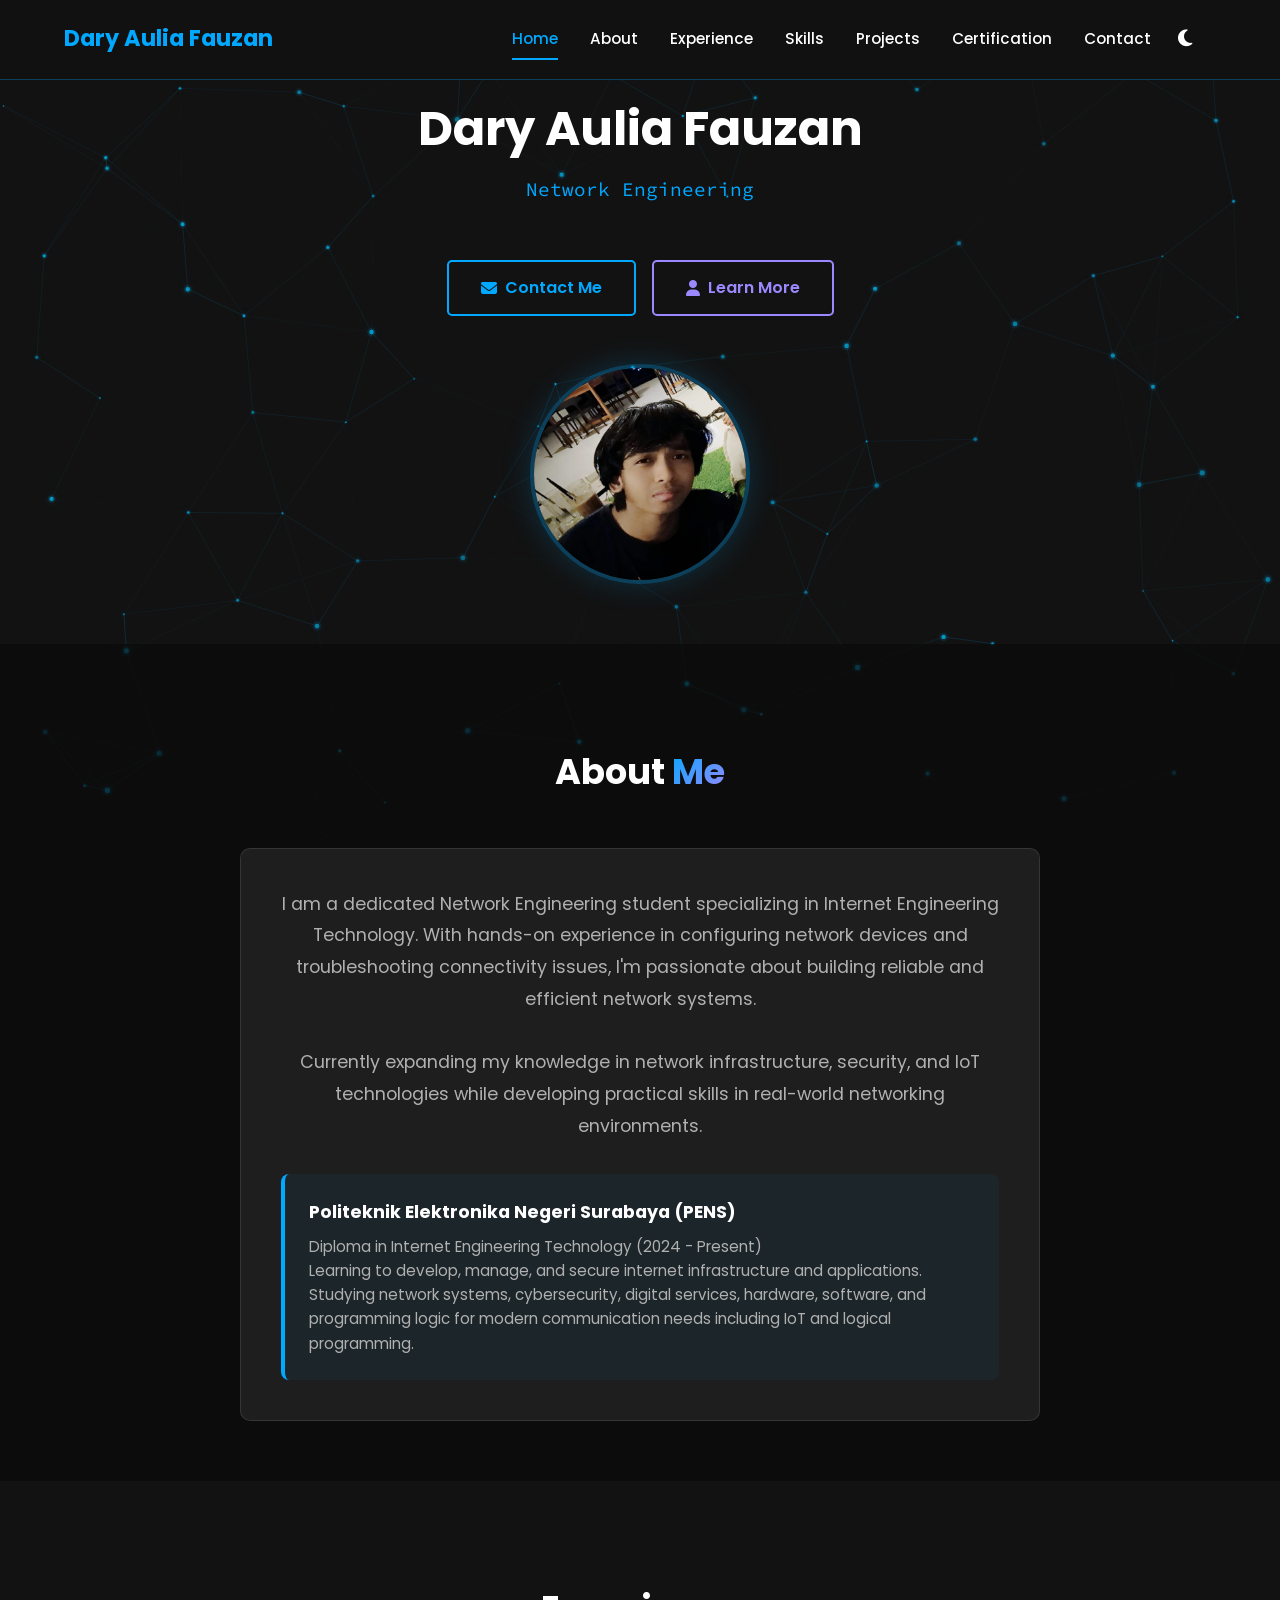
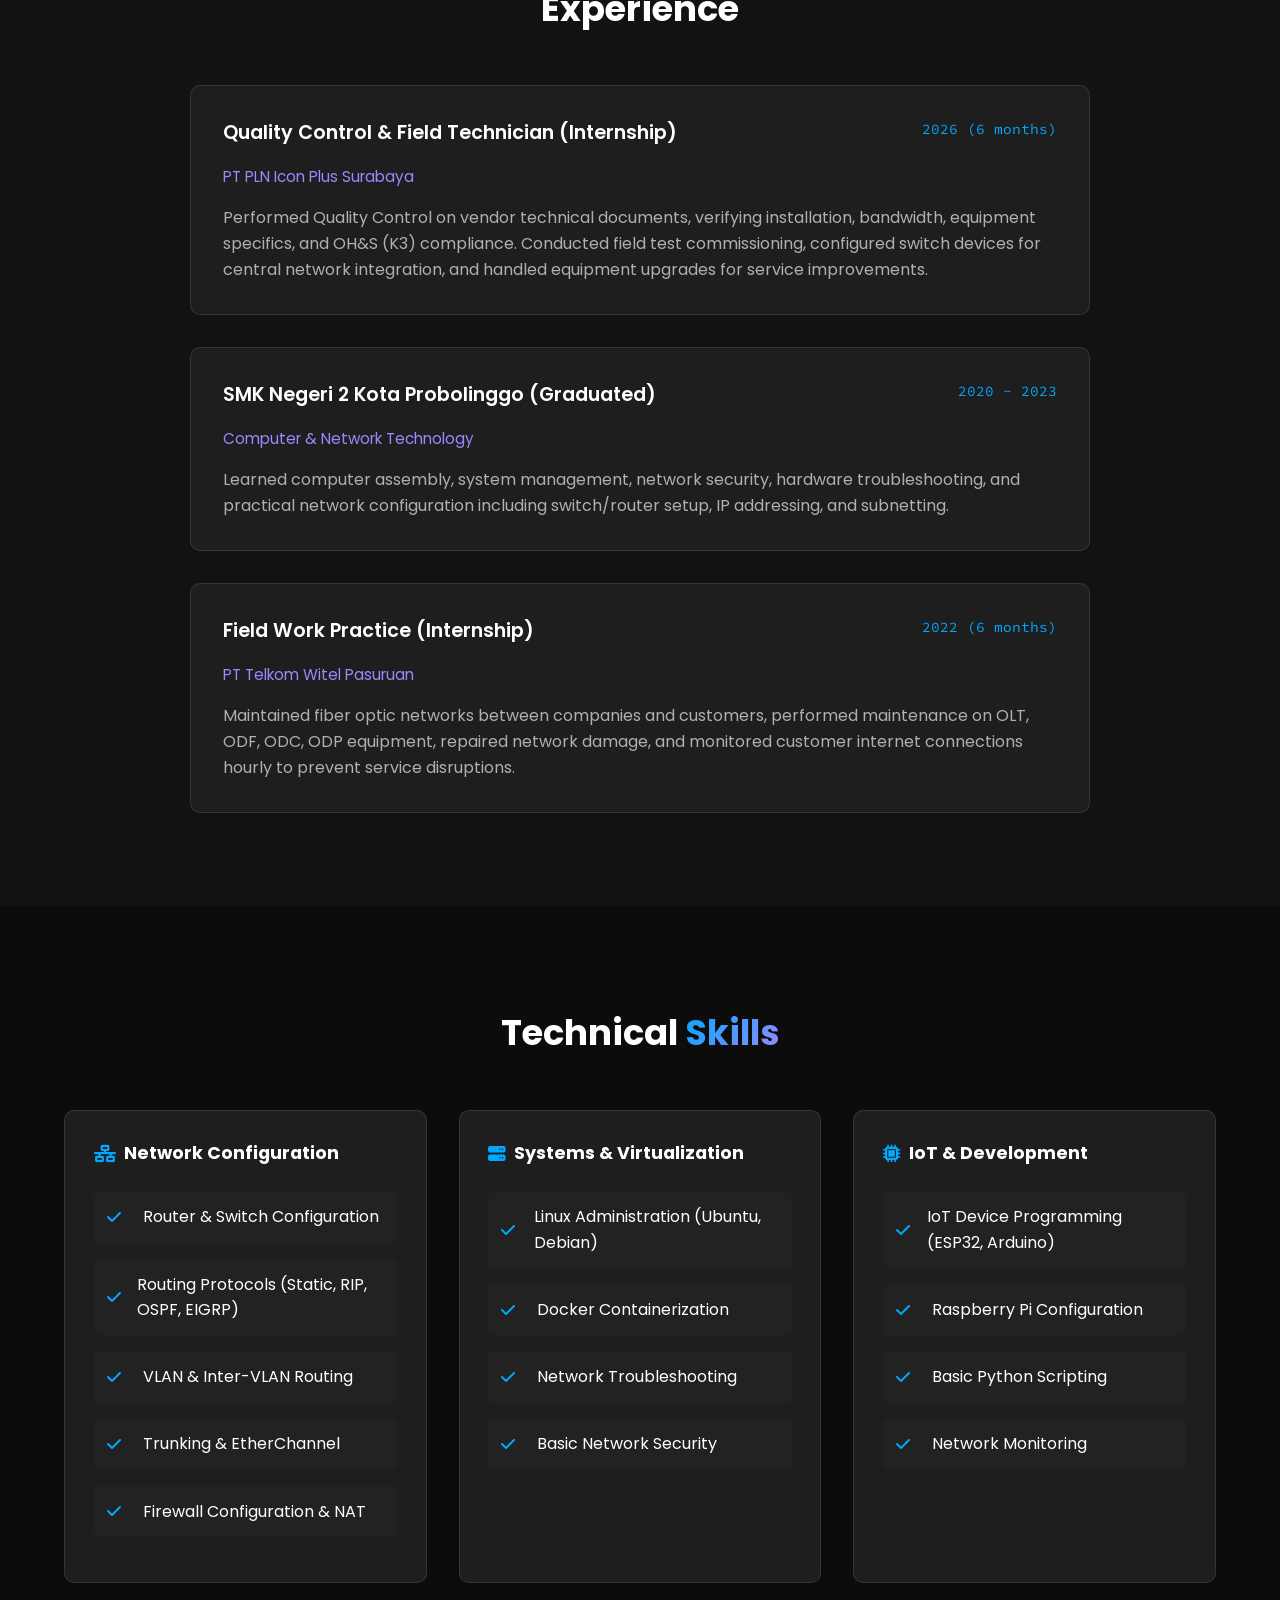
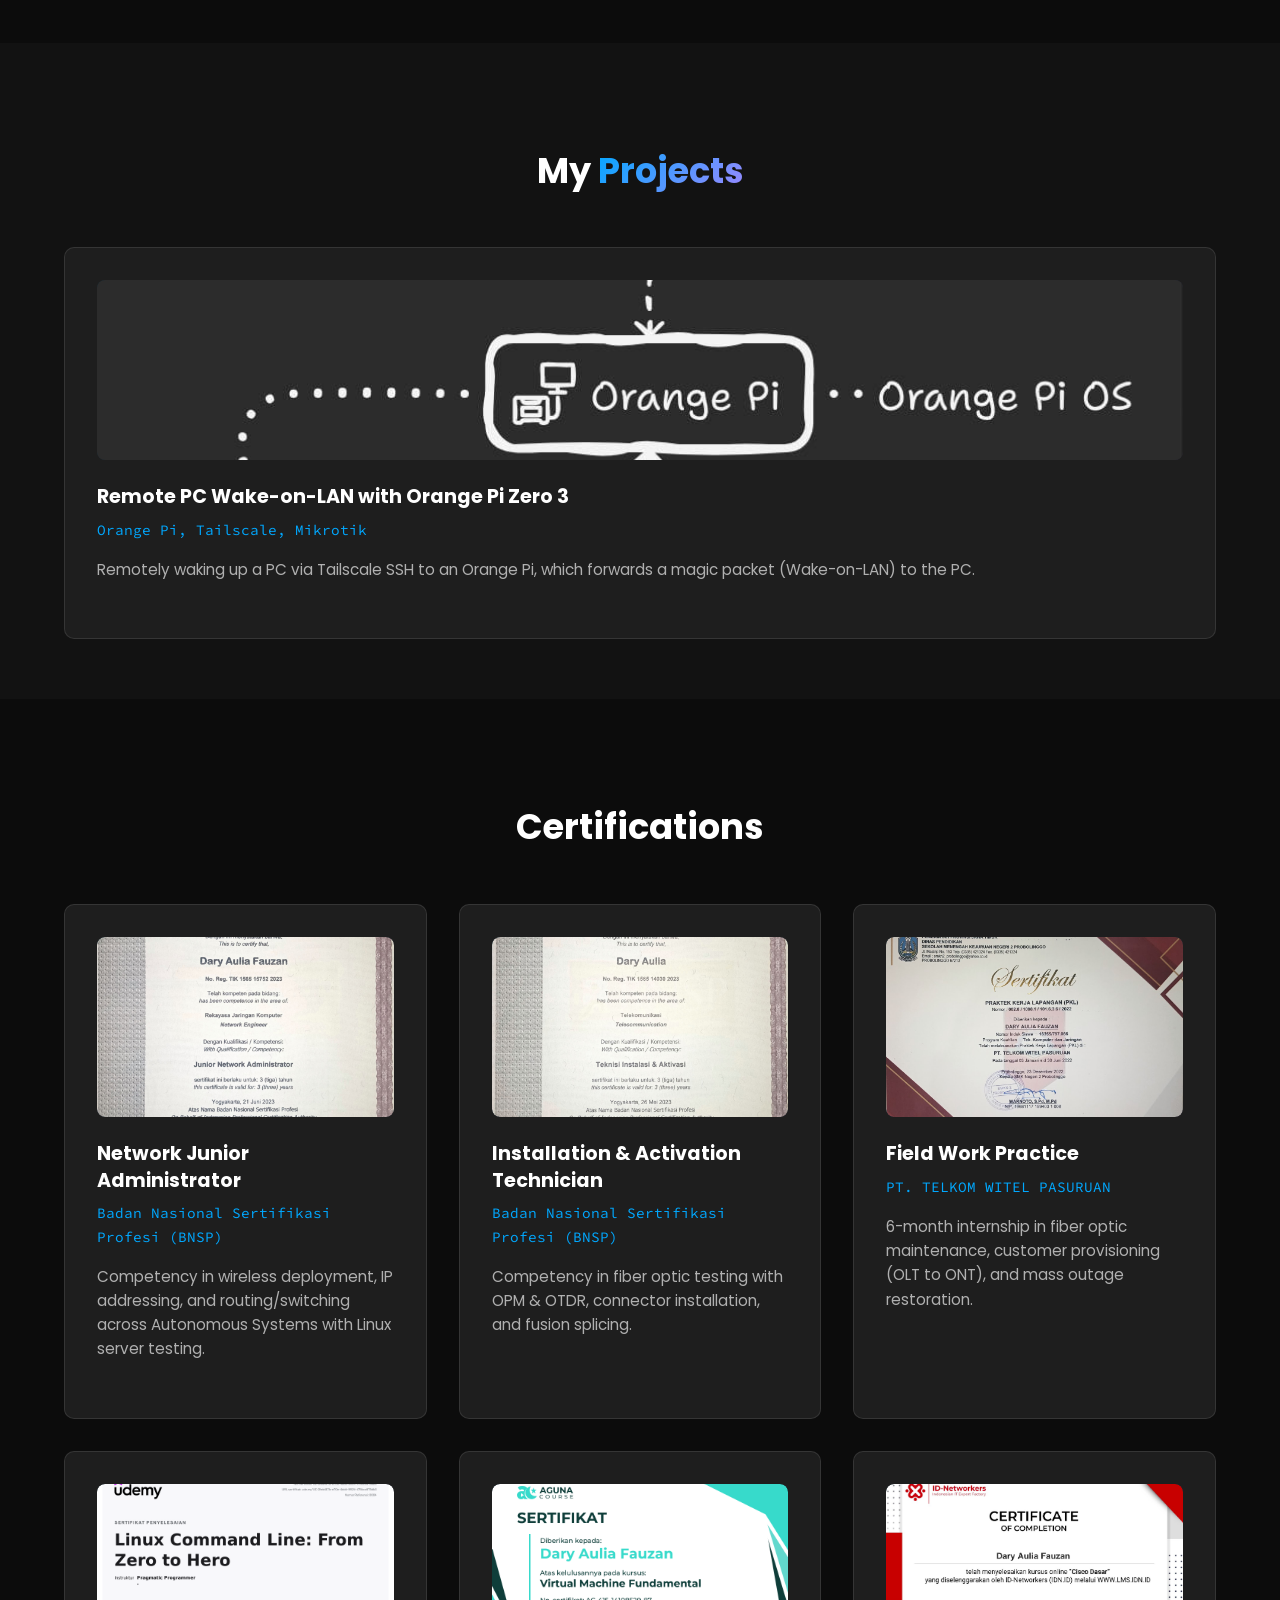
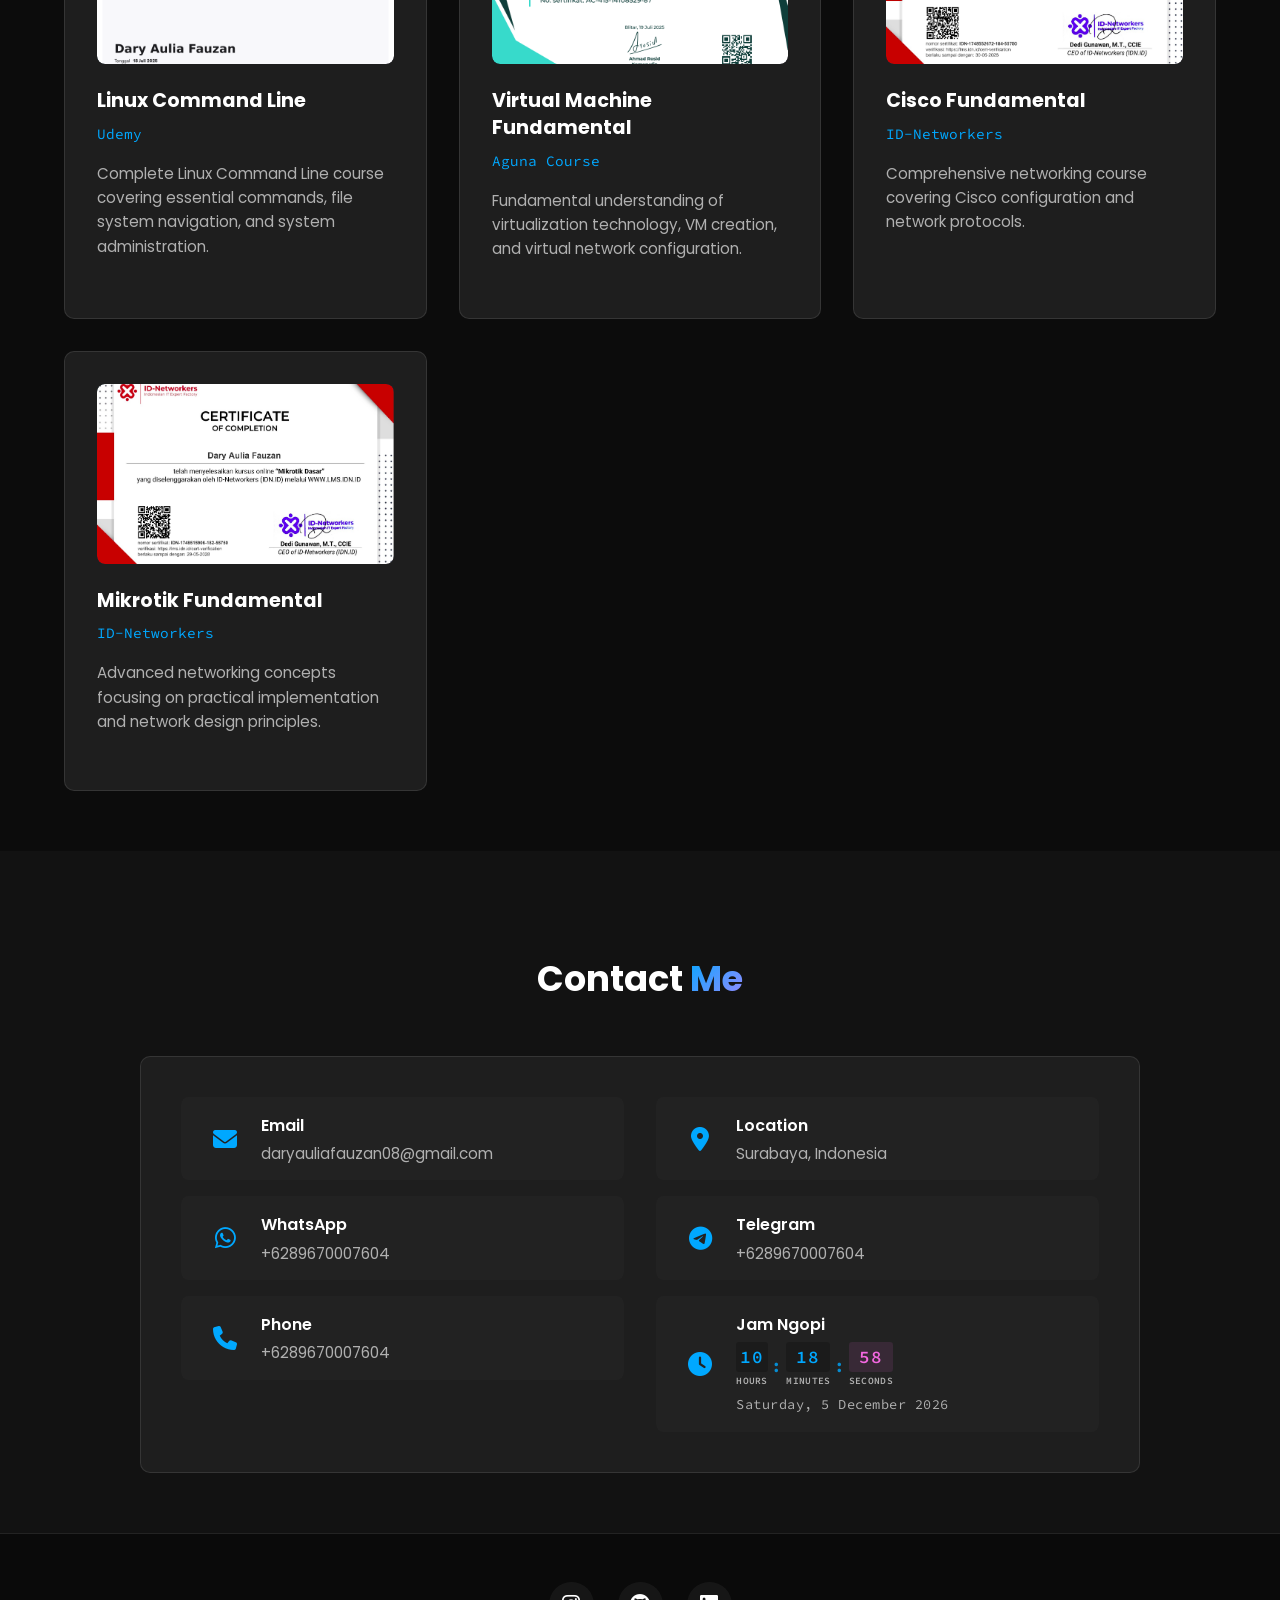
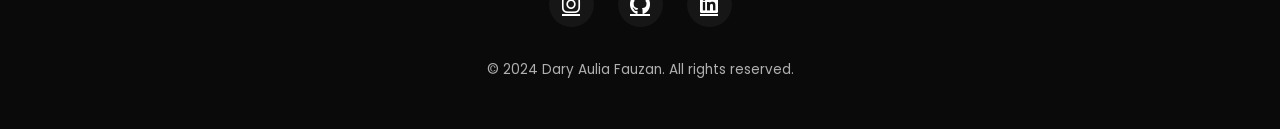
<file: index.html>
<!DOCTYPE html>
<html lang="en">

<head>
    <meta charset="UTF-8">
    <meta name="viewport" content="width=device-width, initial-scale=1.0">
    <meta name="description"
        content="Dary Aulia Fauzan - Network Engineering Student specializing in Internet Engineering Technology. Experienced in network configuration, Linux administration, and IoT development.">
    <meta name="keywords"
        content="Network Engineering, Network Configuration, Linux Administration, IoT, Network Infrastructure">
    <meta name="author" content="Dary Aulia Fauzan">
    <meta property="og:title" content="Dary Aulia Fauzan - Network Engineering Student">
    <meta property="og:description"
        content="Network Engineering Student specializing in Internet Engineering Technology">
    <meta property="og:type" content="website">
    <title>Dary's Portofolio</title>
    <link rel="stylesheet" href="https://cdnjs.cloudflare.com/ajax/libs/font-awesome/6.4.0/css/all.min.css">
    <link
        href="https://fonts.googleapis.com/css2?family=Poppins:wght@300;400;500;600;700&family=Source+Code+Pro:wght@400;500&display=swap"
        rel="stylesheet">
    <link rel="stylesheet" href="css/style.css">
    <link rel="icon" type="image/x-icon" href="bocchi.png">
</head>

<body>
    <!-- Loading Animation -->
    <div class="loader" id="loader">
        <div class="loader-spinner"></div>
    </div>

    <!-- Skip to main content for accessibility -->
    <a href="#home" class="skip-link">Skip to main content</a>

    <!-- Network Particle Background -->
    <div id="background">
        <canvas id="networkCanvas"></canvas>
    </div>

    <!-- Navigation -->
    <nav class="navbar" role="navigation" aria-label="Main navigation">
        <a href="#home" class="logo" aria-label="Home">Dary Aulia Fauzan</a>
        <div class="nav-links" id="navLinks" role="menubar">
            <a href="#home" role="menuitem">Home</a>
            <a href="#about" role="menuitem">About</a>
            <a href="#experience" role="menuitem">Experience</a>
            <a href="#skills" role="menuitem">Skills</a>
            <a href="#projects" role="menuitem">Projects</a>
            <a href="#certification" role="menuitem">Certification</a>
            <a href="#contact" role="menuitem">Contact</a>
        </div>
        <div class="nav-actions">
            <button class="theme-toggle" id="themeToggle" aria-label="Toggle theme">
                <i class="fas fa-moon"></i>
            </button>
            <button class="mobile-menu-btn" id="mobileMenuBtn" aria-label="Toggle mobile menu" aria-expanded="false">
                <i class="fas fa-bars"></i>
            </button>
        </div>
    </nav>

    <!-- Scroll to Top Button -->
    <button class="scroll-top" id="scrollTop" aria-label="Scroll to top">
        <i class="fas fa-arrow-up"></i>
    </button>

    <!-- Home Section -->
    <section id="home">
        <div class="home-content">
            <h1>Dary Aulia Fauzan</h1>
            <h2><span class="typing-text" id="typingText">Network Engineering Student</span></h2>
            <div class="cta-buttons">
                <a href="#contact" class="cta-btn">
                    <i class="fas fa-envelope"></i>
                    Contact Me
                </a>
                <a href="#about" class="cta-btn secondary">
                    <i class="fas fa-user"></i>
                    Learn More
                </a>
            </div>
        </div>

        <div class="home-image">
            <div class="profile-container">
                <img src="ya.jpeg" alt="Dary Aulia Fauzan - Network Engineering Student" loading="lazy">
            </div>
        </div>
    </section>

    <!-- About Section -->
    <section id="about">
        <h2 class="section-title">About <span>Me</span></h2>
        <div class="about-content">
            <p class="about-text">I am a dedicated Network Engineering student specializing in Internet Engineering
                Technology. With hands-on experience in configuring network devices and troubleshooting connectivity
                issues, I'm passionate about building reliable and efficient network systems.</p>

            <p class="about-text">Currently expanding my knowledge in network infrastructure, security, and IoT
                technologies while developing practical skills in real-world networking environments.</p>

            <div class="education-card">
                <h3>Politeknik Elektronika Negeri Surabaya (PENS)</h3>
                <p>Diploma in Internet Engineering Technology (2024 - Present)</p>
                <p>Learning to develop, manage, and secure internet infrastructure and applications. Studying network
                    systems, cybersecurity, digital services, hardware, software, and programming logic for modern
                    communication needs including IoT and logical programming.</p>
            </div>
        </div>
    </section>

    <!-- Experience Section -->
    <section id="experience">
        <h2 class="section-title">Experience</h2>
        <div class="experience-container">
            <div class="experience-card">
                <div class="exp-header">
                    <div class="exp-title">Quality Control & Field Technician (Internship)</div>
                    <div class="exp-period">2026 (6 months)</div>
                </div>
                <div class="exp-company">PT PLN Icon Plus Surabaya</div>
                <div class="exp-desc">Performed Quality Control on vendor technical documents, verifying installation,
                    bandwidth, equipment specifics, and OH&S (K3) compliance. Conducted field test commissioning,
                    configured switch devices for central network integration, and handled equipment upgrades for
                    service improvements.</div>
            </div>

            <div class="experience-card">
                <div class="exp-header">
                    <div class="exp-title">SMK Negeri 2 Kota Probolinggo (Graduated)</div>
                    <div class="exp-period">2020 - 2023</div>
                </div>
                <div class="exp-company">Computer & Network Technology</div>
                <div class="exp-desc">Learned computer assembly, system management, network security, hardware
                    troubleshooting, and practical network configuration including switch/router setup, IP addressing,
                    and subnetting.</div>
            </div>

            <div class="experience-card">
                <div class="exp-header">
                    <div class="exp-title">Field Work Practice (Internship)</div>
                    <div class="exp-period">2022 (6 months)</div>
                </div>
                <div class="exp-company">PT Telkom Witel Pasuruan</div>
                <div class="exp-desc">Maintained fiber optic networks between companies and customers, performed
                    maintenance on OLT, ODF, ODC, ODP equipment, repaired network damage, and monitored customer
                    internet connections hourly to prevent service disruptions.</div>
            </div>
        </div>
    </section>

    <!-- Skills Section -->
    <section id="skills">
        <h2 class="section-title">Technical <span>Skills</span></h2>
        <div class="skills-grid">
            <div class="skill-category">
                <h3><i class="fas fa-network-wired"></i> Network Configuration</h3>
                <div class="skill-item">
                    <i class="fas fa-check"></i>
                    <span>Router & Switch Configuration</span>
                </div>
                <div class="skill-item">
                    <i class="fas fa-check"></i>
                    <span>Routing Protocols (Static, RIP, OSPF, EIGRP)</span>
                </div>
                <div class="skill-item">
                    <i class="fas fa-check"></i>
                    <span>VLAN & Inter-VLAN Routing</span>
                </div>
                <div class="skill-item">
                    <i class="fas fa-check"></i>
                    <span>Trunking & EtherChannel</span>
                </div>
                <div class="skill-item">
                    <i class="fas fa-check"></i>
                    <span>Firewall Configuration & NAT</span>
                </div>
            </div>

            <div class="skill-category">
                <h3><i class="fas fa-server"></i> Systems & Virtualization</h3>
                <div class="skill-item">
                    <i class="fas fa-check"></i>
                    <span>Linux Administration (Ubuntu, Debian)</span>
                </div>
                <div class="skill-item">
                    <i class="fas fa-check"></i>
                    <span>Docker Containerization</span>
                </div>
                <div class="skill-item">
                    <i class="fas fa-check"></i>
                    <span>Network Troubleshooting</span>
                </div>
                <div class="skill-item">
                    <i class="fas fa-check"></i>
                    <span>Basic Network Security</span>
                </div>
            </div>

            <div class="skill-category">
                <h3><i class="fas fa-microchip"></i> IoT & Development</h3>
                <div class="skill-item">
                    <i class="fas fa-check"></i>
                    <span>IoT Device Programming (ESP32, Arduino)</span>
                </div>
                <div class="skill-item">
                    <i class="fas fa-check"></i>
                    <span>Raspberry Pi Configuration</span>
                </div>
                <div class="skill-item">
                    <i class="fas fa-check"></i>
                    <span>Basic Python Scripting</span>
                </div>
                <div class="skill-item">
                    <i class="fas fa-check"></i>
                    <span>Network Monitoring</span>
                </div>
            </div>
        </div>
    </section>

    <!-- Projects Section -->
    <section id="projects">
        <h2 class="section-title">My <span>Projects</span></h2>
        <div class="certs-container">
            <div class="cert-card" onclick="window.location.href='project-wol.html'">
                <div class="cert-icon-container">
                    <div class="cert-image-container">
                        <img src="project-wakeonlan/skenario/wakeonlan_flow.png" alt="Wake-on-LAN Project" loading="lazy">
                    </div>
                    <div class="cert-overlay">
                        <i class="fas fa-link"></i>
                        <span>View Project</span>
                    </div>
                </div>
                <div class="cert-content">
                    <h3>Remote PC Wake-on-LAN with Orange Pi Zero 3</h3>
                    <div class="issuer">Orange Pi, Tailscale, Mikrotik</div>
                    <p>Remotely waking up a PC via Tailscale SSH to an Orange Pi, which forwards a magic packet
                        (Wake-on-LAN) to the PC.</p>
                </div>
            </div>
        </div>
    </section>

    <!-- Certification Section - MENAMPILKAN GAMBAR ASLI -->
    <section id="certification">
        <h2 class="section-title">Certifications</h2>
        <div class="certs-container">
            <!-- Certificate 1 - Network Junior Administrator -->
            <div class="cert-card"
                onclick="previewCertificate('Network Junior Administrator', 'Badan Nasional Sertifikasi Profesi (BNSP)', 'Certified network competency in network design, wireless installation, IP addressing, and routing &amp; switching configuration across intra and inter-Autonomous Systems on enterprise routers, switches, and APs with Debian &amp; Ubuntu server verification.', 'sertif/bnsp-jna.png', 'https://drive.google.com/file/d/1ZsfbNt92eLO1ODzmekY-VRGKx_ZeFK2s/view?usp=drive_link')">
                <div class="cert-icon-container">
                    <div class="cert-image-container">
                        <img src="sertif/bnsp-jna.png" alt="Network Junior Administrator Certificate" loading="lazy">
                    </div>
                    <div class="cert-overlay">
                        <i class="fas fa-eye"></i>
                        <span>View Certificate</span>
                    </div>
                </div>
                <div class="cert-content">
                    <h3>Network Junior Administrator</h3>
                    <div class="issuer">Badan Nasional Sertifikasi Profesi (BNSP)</div>
                    <p>Competency in wireless deployment, IP addressing, and routing/switching across Autonomous Systems with Linux server testing.</p>
                </div>
            </div>

            <!-- Certificate 2 - Installation & Activation Technician -->
            <div class="cert-card"
                onclick="previewCertificate('Installation &amp; Activation Technician', 'Badan Nasional Sertifikasi Profesi (BNSP)', 'Certified fiber optic competency covering Optical Power Meter and OTDR operation, fiber optic connector termination, and precision fiber fusion splicing.', 'sertif/bnsp-iat.png', 'https://drive.google.com/file/d/1ynPtbEqBb0-zKHs5Y4nd_-bAWOYPQkCi/view?usp=drive_link')">
                <div class="cert-icon-container">
                    <div class="cert-image-container">
                        <img src="sertif/bnsp-iat.png" alt="Installation &amp; Activation Technician Certificate" loading="lazy">
                    </div>
                    <div class="cert-overlay">
                        <i class="fas fa-eye"></i>
                        <span>View Certificate</span>
                    </div>
                </div>
                <div class="cert-content">
                    <h3>Installation &amp; Activation Technician</h3>
                    <div class="issuer">Badan Nasional Sertifikasi Profesi (BNSP)</div>
                    <p>Competency in fiber optic testing with OPM &amp; OTDR, connector installation, and fusion splicing.</p>
                </div>
            </div>

            <!-- Certificate 3 - Field Work Practice -->
            <div class="cert-card"
                onclick="previewCertificate('Field Work Practice', 'PT. TELKOM WITEL PASURUAN', 'Completed a 6-month internship in fiber optic network maintenance, new subscriber deployment across OLT to ONT, and mass outage (GAMAS) troubleshooting with NOC coordination.', 'sertif/pkl-telkom.png', 'https://drive.google.com/file/d/1dQjX65wCRhSphGNFxLPWBsJVhqIyl_NW/view?usp=drive_link')">
                <div class="cert-icon-container">
                    <div class="cert-image-container">
                        <img src="sertif/pkl-telkom.png" alt="Field Work Practice Certificate" loading="lazy">
                    </div>
                    <div class="cert-overlay">
                        <i class="fas fa-eye"></i>
                        <span>View Certificate</span>
                    </div>
                </div>
                <div class="cert-content">
                    <h3>Field Work Practice</h3>
                    <div class="issuer">PT. TELKOM WITEL PASURUAN</div>
                    <p>6-month internship in fiber optic maintenance, customer provisioning (OLT to ONT), and mass outage restoration.</p>
                </div>
            </div>

            <!-- Certificate 4 - Linux Command Line -->
            <div class="cert-card"
                onclick="previewCertificate('Linux Command Line', 'Udemy', 'Complete Linux Command Line course covering essential commands, file system navigation, and system administration.', 'sertif/lcl.png', 'https://drive.google.com/file/d/15PbOTdSfszPuhngQKR9_BS3zlFWeW4i5/view?usp=drive_link')">
                <div class="cert-icon-container">
                    <div class="cert-image-container">
                        <img src="sertif/lcl.png" alt="Linux Command Line Certificate" loading="lazy">
                    </div>
                    <div class="cert-overlay">
                        <i class="fas fa-eye"></i>
                        <span>View Certificate</span>
                    </div>
                </div>
                <div class="cert-content">
                    <h3>Linux Command Line</h3>
                    <div class="issuer">Udemy</div>
                    <p>Complete Linux Command Line course covering essential commands, file system navigation, and
                        system administration.</p>
                </div>
            </div>

            <!-- Certificate 5 - Virtual Machine Fundamental -->
            <div class="cert-card"
                onclick="previewCertificate('Virtual Machine Fundamental', 'Aguna Course', 'Fundamental understanding of virtualization technology, VM creation, and virtual network configuration.', 'sertif/vm-fund.png', 'https://drive.google.com/file/d/1GfH9ZanC2S2BKKXAjoCz4RrVnpJEzoKY/view?usp=drive_link')">
                <div class="cert-icon-container">
                    <div class="cert-image-container">
                        <img src="sertif/vm-fund.png" alt="Virtual Machine Fundamental Certificate" loading="lazy">
                    </div>
                    <div class="cert-overlay">
                        <i class="fas fa-eye"></i>
                        <span>View Certificate</span>
                    </div>
                </div>
                <div class="cert-content">
                    <h3>Virtual Machine Fundamental</h3>
                    <div class="issuer">Aguna Course</div>
                    <p>Fundamental understanding of virtualization technology, VM creation, and virtual network
                        configuration.</p>
                </div>
            </div>

            <!-- Certificate 6 - Cisco Fundamental -->
            <div class="cert-card"
                onclick="previewCertificate('Cisco Fundamental', 'ID-Networkers', 'Comprehensive networking course covering Cisco configuration and network protocols.', 'sertif/cisco-dasar.png', 'https://drive.google.com/file/d/1dH2gpsD4BMneKMKSs76OqaM0YjSgwotJ/view?usp=drive_link')">
                <div class="cert-icon-container">
                    <div class="cert-image-container">
                        <img src="sertif/cisco-dasar.png" alt="Cisco Fundamental Certificate" loading="lazy">
                    </div>
                    <div class="cert-overlay">
                        <i class="fas fa-eye"></i>
                        <span>View Certificate</span>
                    </div>
                </div>
                <div class="cert-content">
                    <h3>Cisco Fundamental</h3>
                    <div class="issuer">ID-Networkers</div>
                    <p>Comprehensive networking course covering Cisco configuration and network protocols.</p>
                </div>
            </div>

            <!-- Certificate 7 - Mikrotik Fundamental -->
            <div class="cert-card"
                onclick="previewCertificate('Mikrotik Fundamental', 'ID-Networkers', 'Advanced networking concepts focusing on practical implementation and network design principles.', 'sertif/mikrotik-dasar.png', 'https://drive.google.com/file/d/11-ZAj5Y5S8OP8kpYIg8RhPBcxceHhKWk/view?usp=drive_link')">
                <div class="cert-icon-container">
                    <div class="cert-image-container">
                        <img src="sertif/mikrotik-dasar.png" alt="Mikrotik Fundamental Certificate" loading="lazy">
                    </div>
                    <div class="cert-overlay">
                        <i class="fas fa-eye"></i>
                        <span>View Certificate</span>
                    </div>
                </div>
                <div class="cert-content">
                    <h3>Mikrotik Fundamental</h3>
                    <div class="issuer">ID-Networkers</div>
                    <p>Advanced networking concepts focusing on practical implementation and network design principles.
                    </p>
                </div>
            </div>
        </div>
    </section>

    <!-- <div class="anime-float">
        <img src="bocchi-ezgif.com-gif-maker (1).gif" alt="Anime Character" class="floating-anime">
    </div> -->
    <!-- Contact Section -->
    <section id="contact">
        <h2 class="section-title">Contact <span>Me</span></h2>
        <div class="contact-container">
            <div class="contact-info">
                <!-- Kolom 1: Contact Info -->
                <div class="contact-column">
                    <div class="contact-item" data-copy="daryauliafauzan08@gmail.com" tabindex="0" role="button"
                        aria-label="Copy email address">
                        <span class="copy-indicator">Copied!</span>
                        <i class="fas fa-envelope"></i>
                        <div class="contact-details">
                            <h4>Email</h4>
                            <p>daryauliafauzan08@gmail.com</p>
                        </div>
                    </div>

                    <a href="https://wa.me/6289670007604" class="contact-item" target="_blank" rel="noopener noreferrer"
                        aria-label="Open WhatsApp">
                        <i class="fab fa-whatsapp"></i>
                        <div class="contact-details">
                            <h4>WhatsApp</h4>
                            <p>+6289670007604</p>
                        </div>
                    </a>

                    <div class="contact-item" data-copy="+6289670007604" tabindex="0" role="button"
                        aria-label="Copy phone number">
                        <span class="copy-indicator">Copied!</span>
                        <i class="fas fa-phone"></i>
                        <div class="contact-details">
                            <h4>Phone</h4>
                            <p>+6289670007604</p>
                        </div>
                    </div>
                </div>

                <!-- Kolom 2: Location & Jam -->
                <div class="contact-column">
                    <div class="contact-item">
                        <i class="fas fa-map-marker-alt"></i>
                        <div class="contact-details">
                            <h4>Location</h4>
                            <p>Surabaya, Indonesia</p>
                        </div>
                    </div>

                    <a href="https://t.me/+6289670007604" class="contact-item" target="_blank" rel="noopener noreferrer"
                        aria-label="Open Telegram">
                        <i class="fab fa-telegram"></i>
                        <div class="contact-details">
                            <h4>Telegram</h4>
                            <p>+6289670007604</p>
                        </div>
                    </a>


                    <!-- Jam Digital dengan efek slide-up dan layout sama seperti kontak lainnya -->
                    <div class="contact-item digital-clock">
                        <i class="fas fa-clock"></i>
                        <div class="contact-details">
                            <h4>Jam Ngopi</h4>
                            <div class="clock-container-simple">
                                <div class="time-display-simple" id="currentTime">
                                    <div class="time-unit-wrapper">
                                        <div class="time-unit-simple hours">
                                            <span class="digit current">00</span>
                                            <span class="digit next">00</span>
                                        </div>
                                        <div class="time-label-simple">HOURS</div>
                                    </div>
                                    <span class="time-separator-simple">:</span>
                                    <div class="time-unit-wrapper">
                                        <div class="time-unit-simple minutes">
                                            <span class="digit current">00</span>
                                            <span class="digit next">00</span>
                                        </div>
                                        <div class="time-label-simple">MINUTES</div>
                                    </div>
                                    <span class="time-separator-simple">:</span>
                                    <div class="time-unit-wrapper">
                                        <div class="time-unit-simple seconds">
                                            <span class="digit current">00</span>
                                            <span class="digit next">00</span>
                                        </div>
                                        <div class="time-label-simple">SECONDS</div>
                                    </div>
                                </div>
                                <div class="date-display-simple" id="currentDate">
                                    Loading...
                                </div>
                            </div>
                        </div>
                    </div>
                </div>
            </div>
        </div>
    </section>

    <!-- Footer -->
    <footer>
        <div class="social-links">
            <a href="https://www.instagram.com/aaaaaarrrrriiiii/" title="Instagram" target="_blank"
                rel="noopener noreferrer">
                <i class="fab fa-instagram"></i>
            </a>
            <a href="https://github.com/UniverseZ07" title="GitHub" target="_blank" rel="noopener noreferrer">
                <i class="fab fa-github"></i>
            </a>
            <a href="https://www.linkedin.com/in/dary-aulia-fauzan-38a979290/" title="LinkedIn" target="_blank"
                rel="noopener noreferrer">
                <i class="fab fa-linkedin"></i>
            </a>
        </div>

        <p class="footer-text">

        <p style="color: var(--text-secondary); font-size: 0.85rem; margin-top: 2rem;">
            &copy; 2024 Dary Aulia Fauzan. All rights reserved.
        </p>
    </footer>

    <script src="js/script.js"></script>
</body>

</html>
</file>
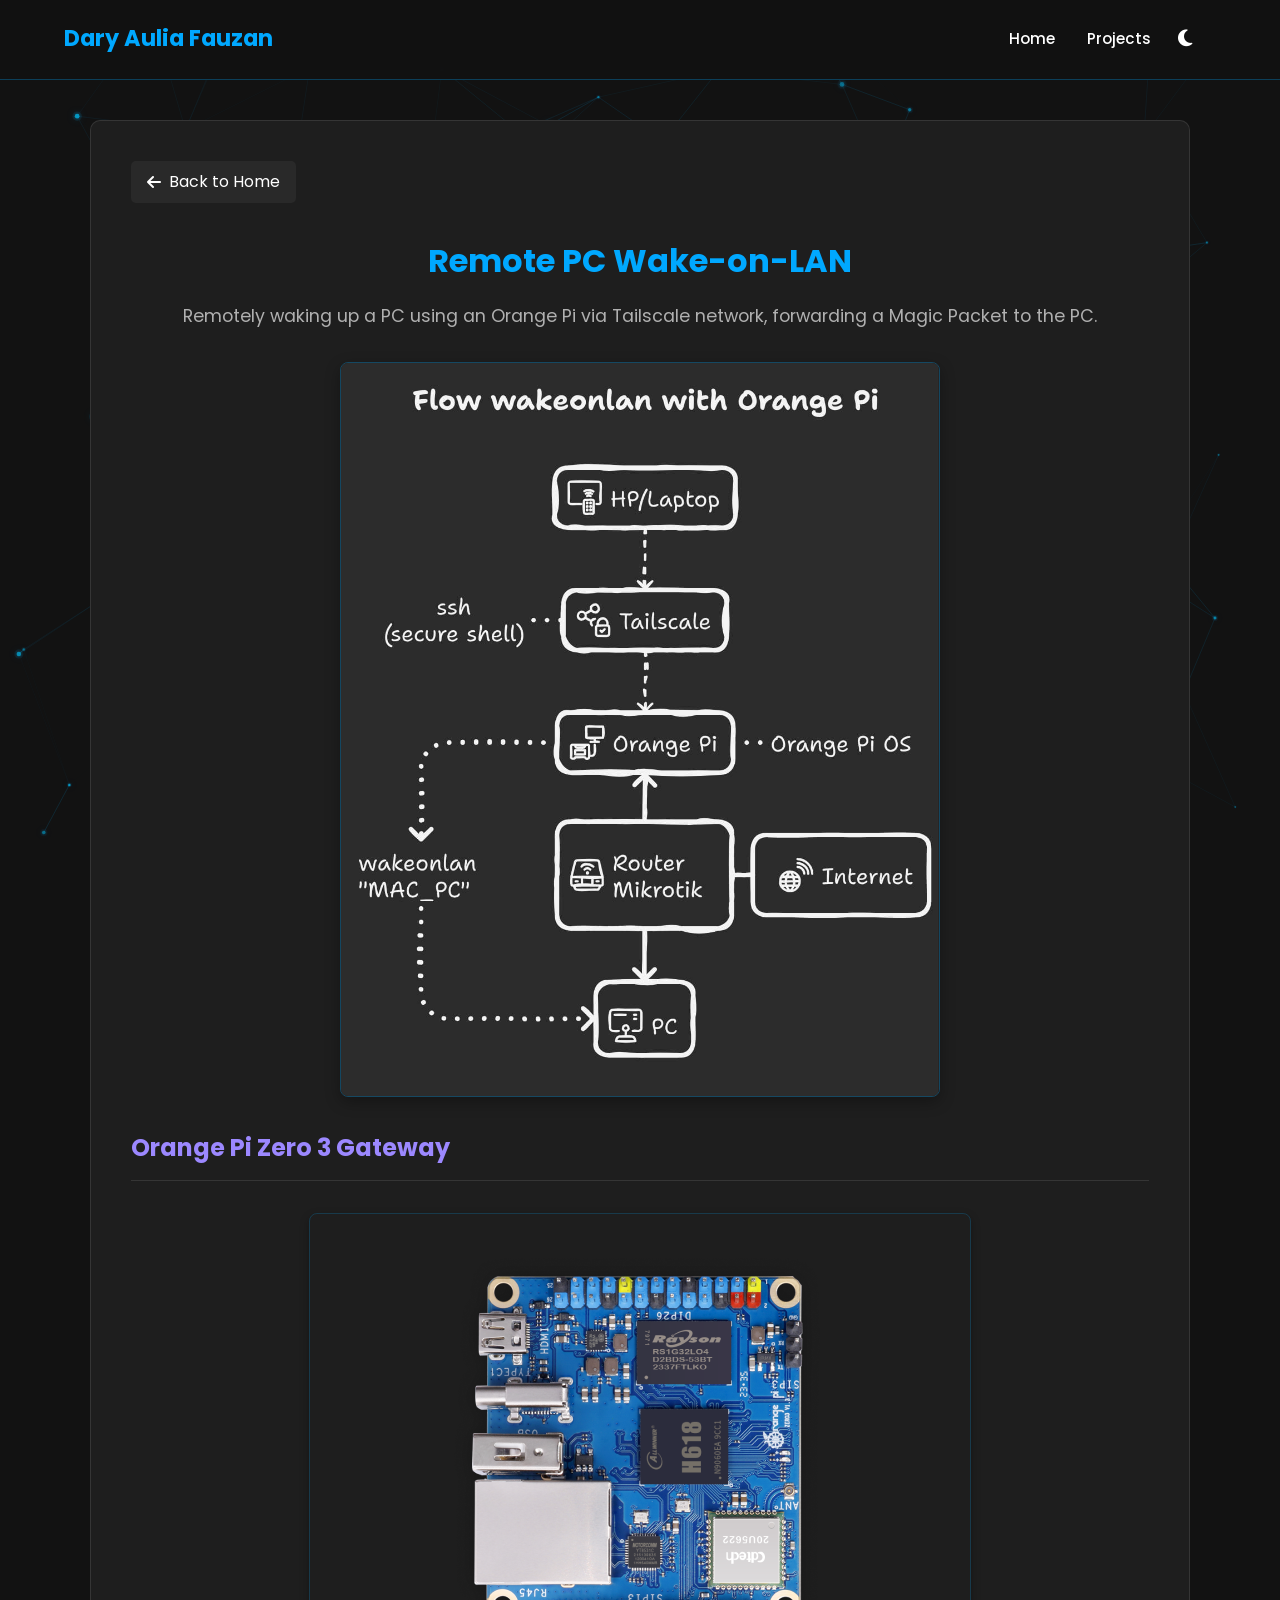
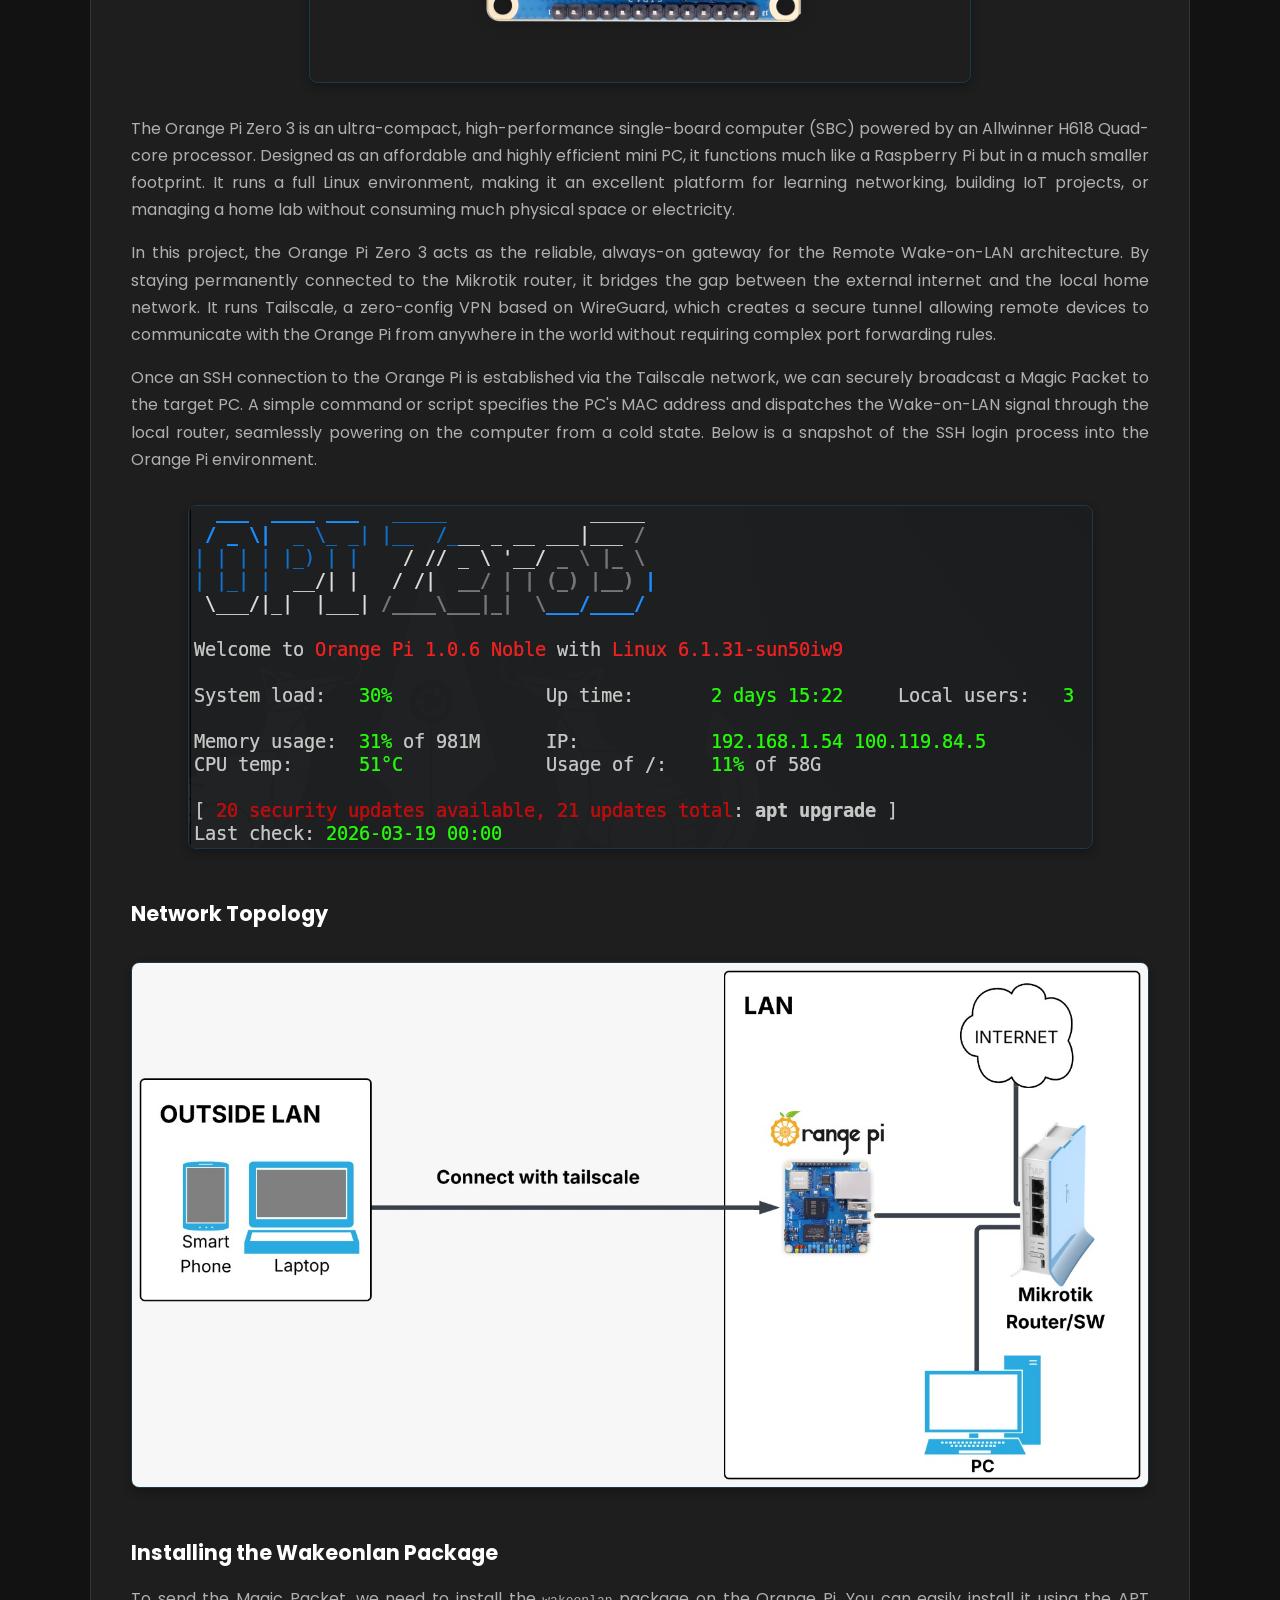
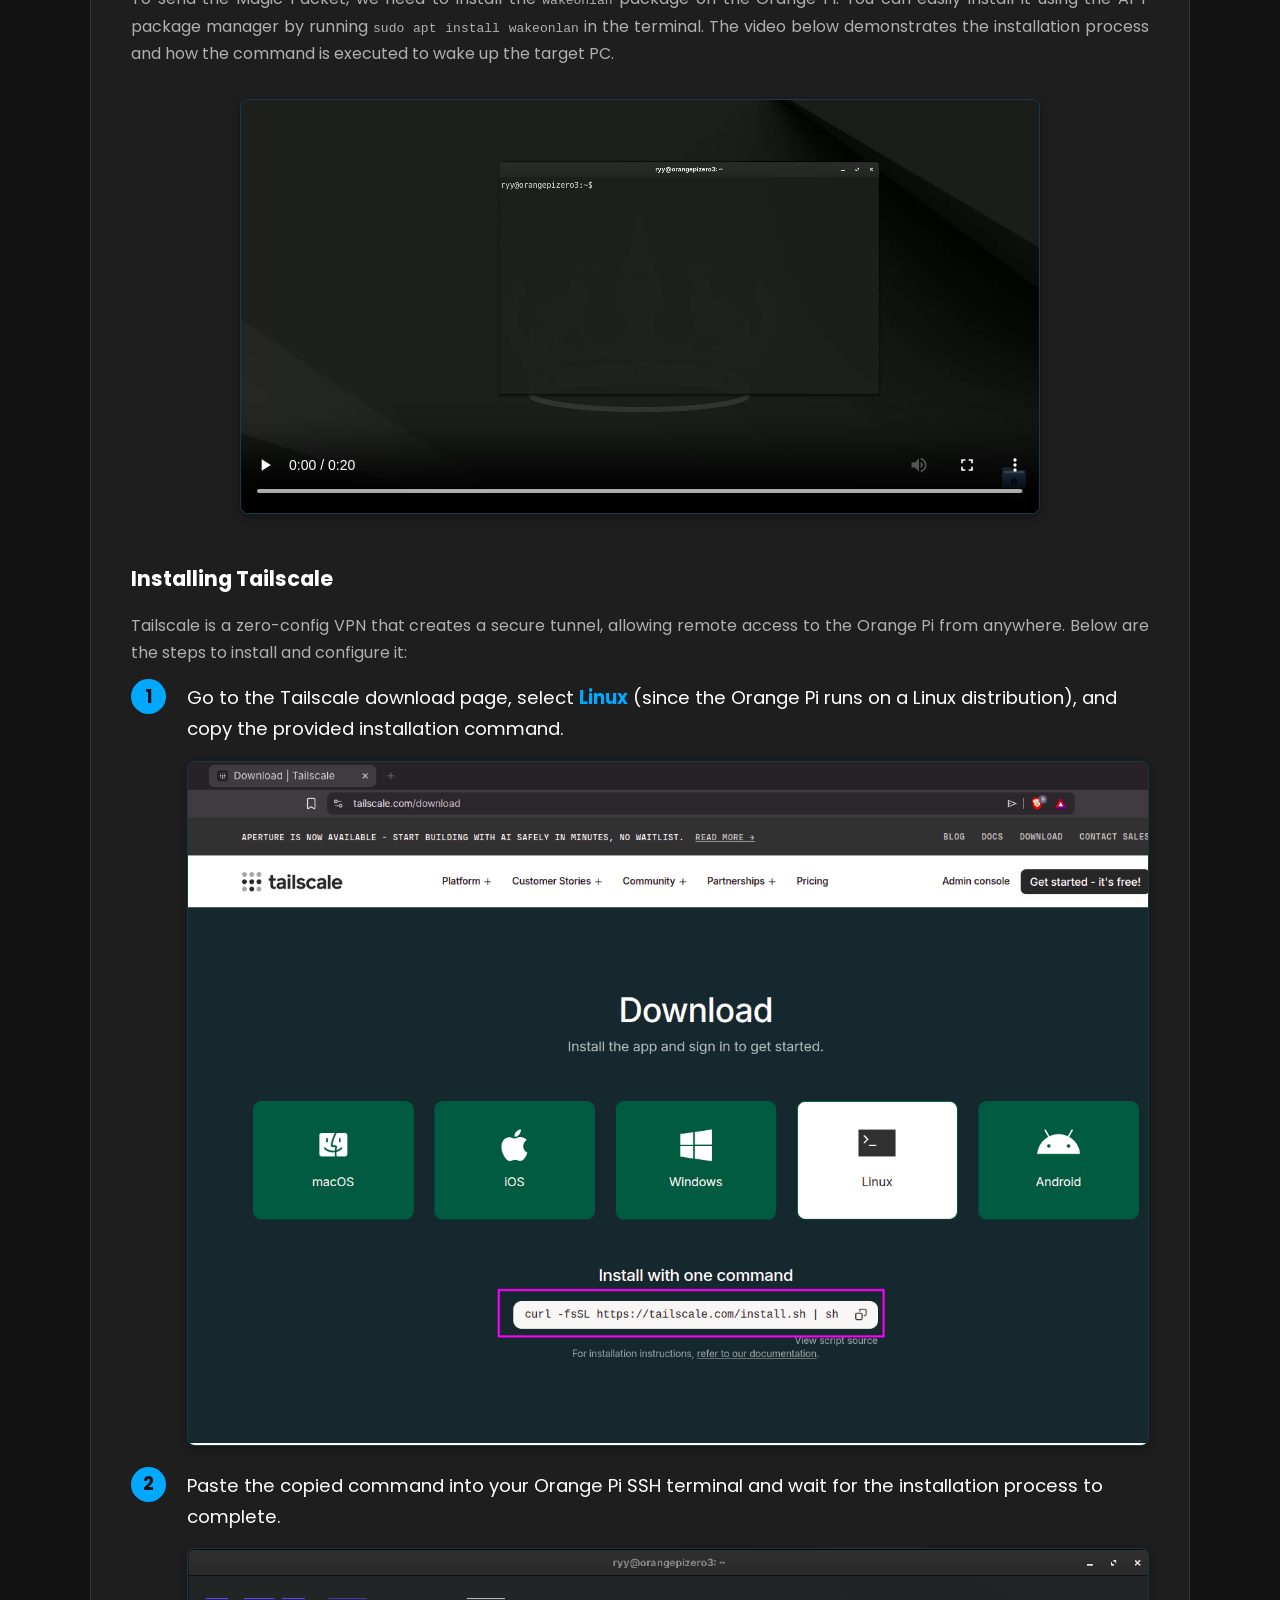
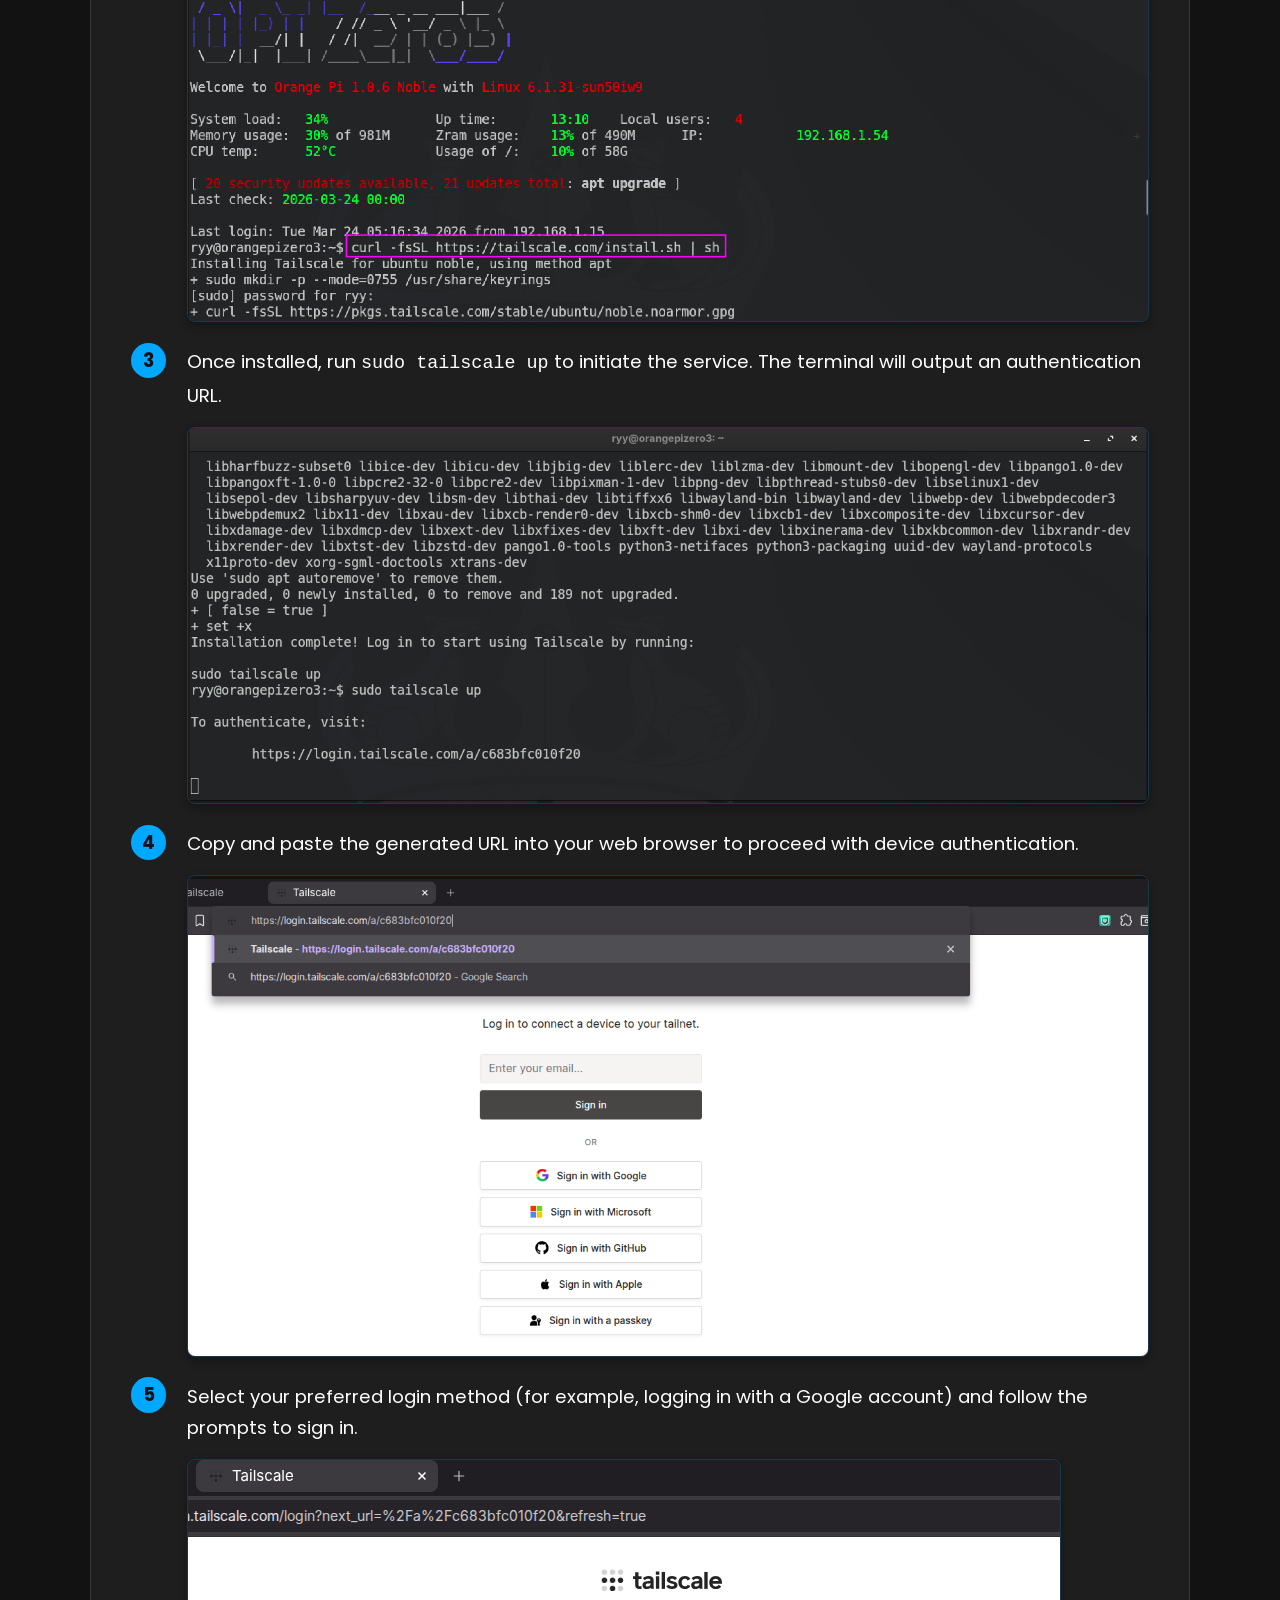
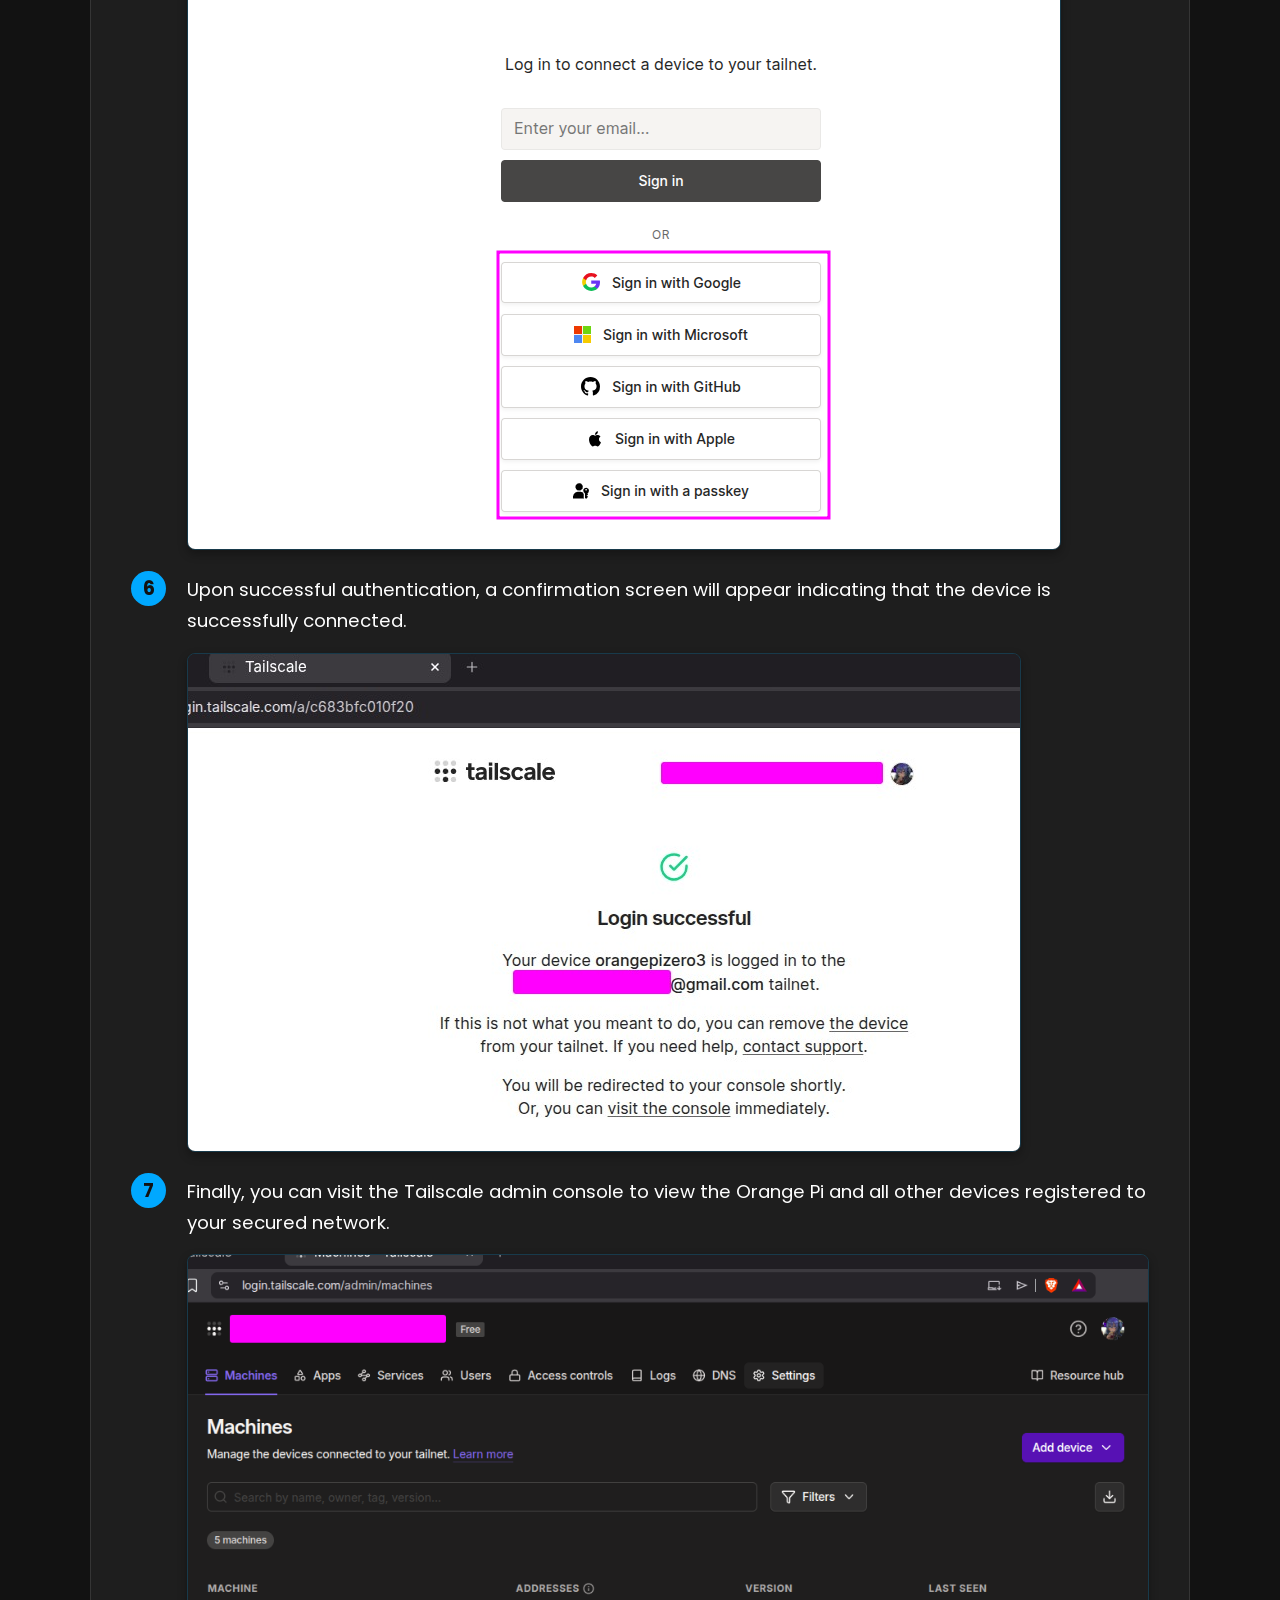
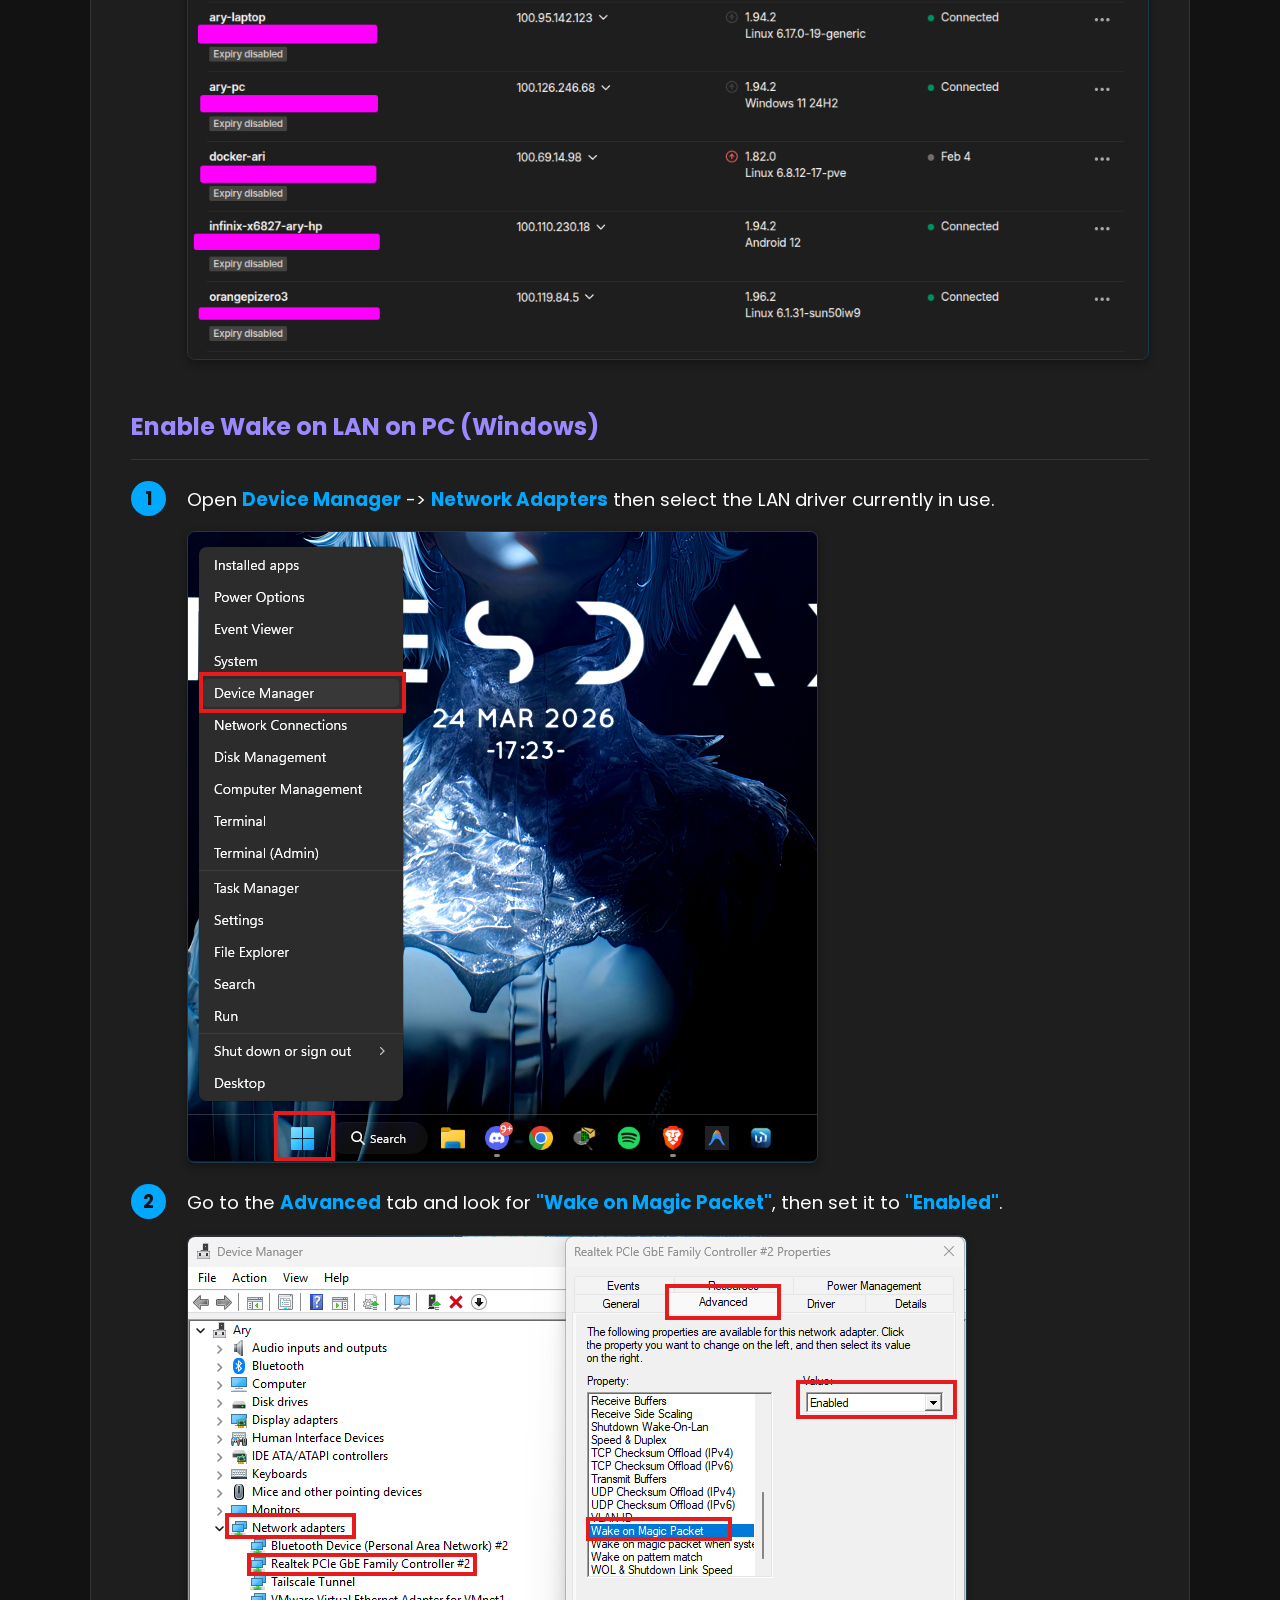
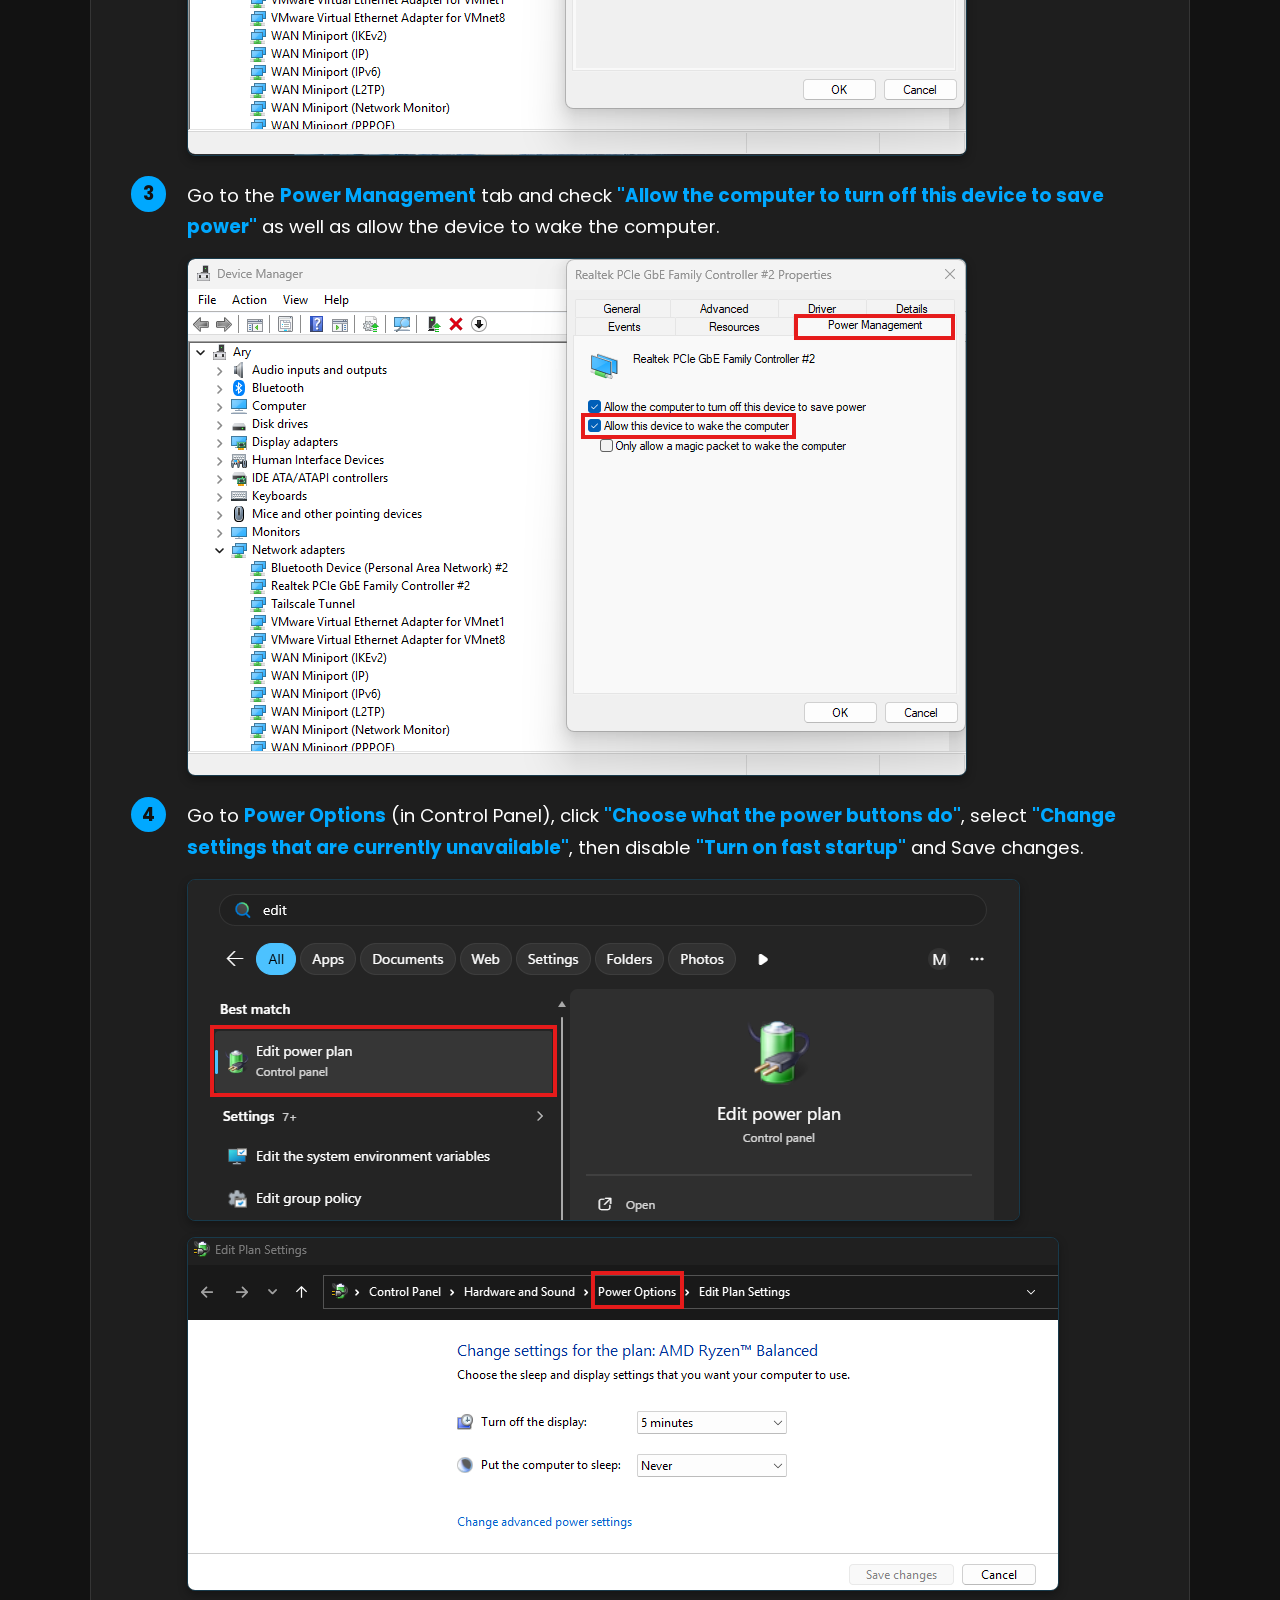
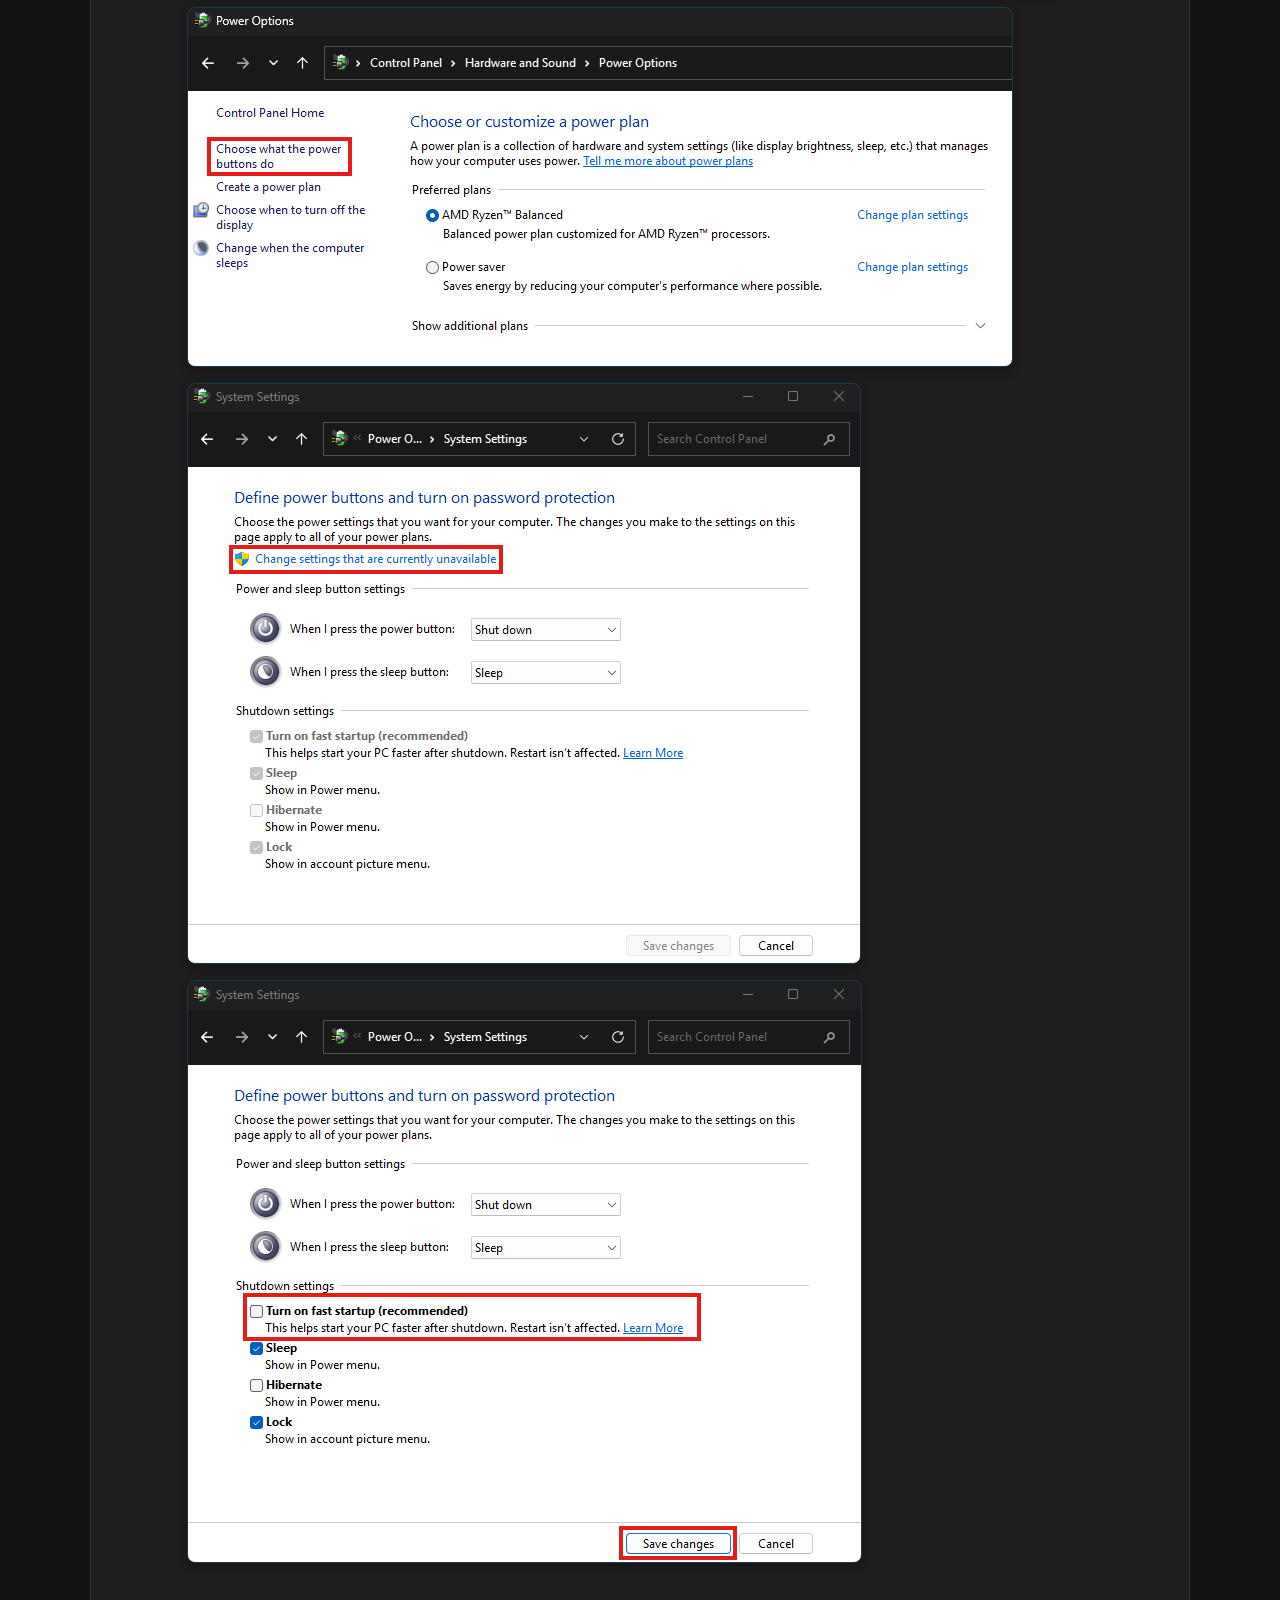
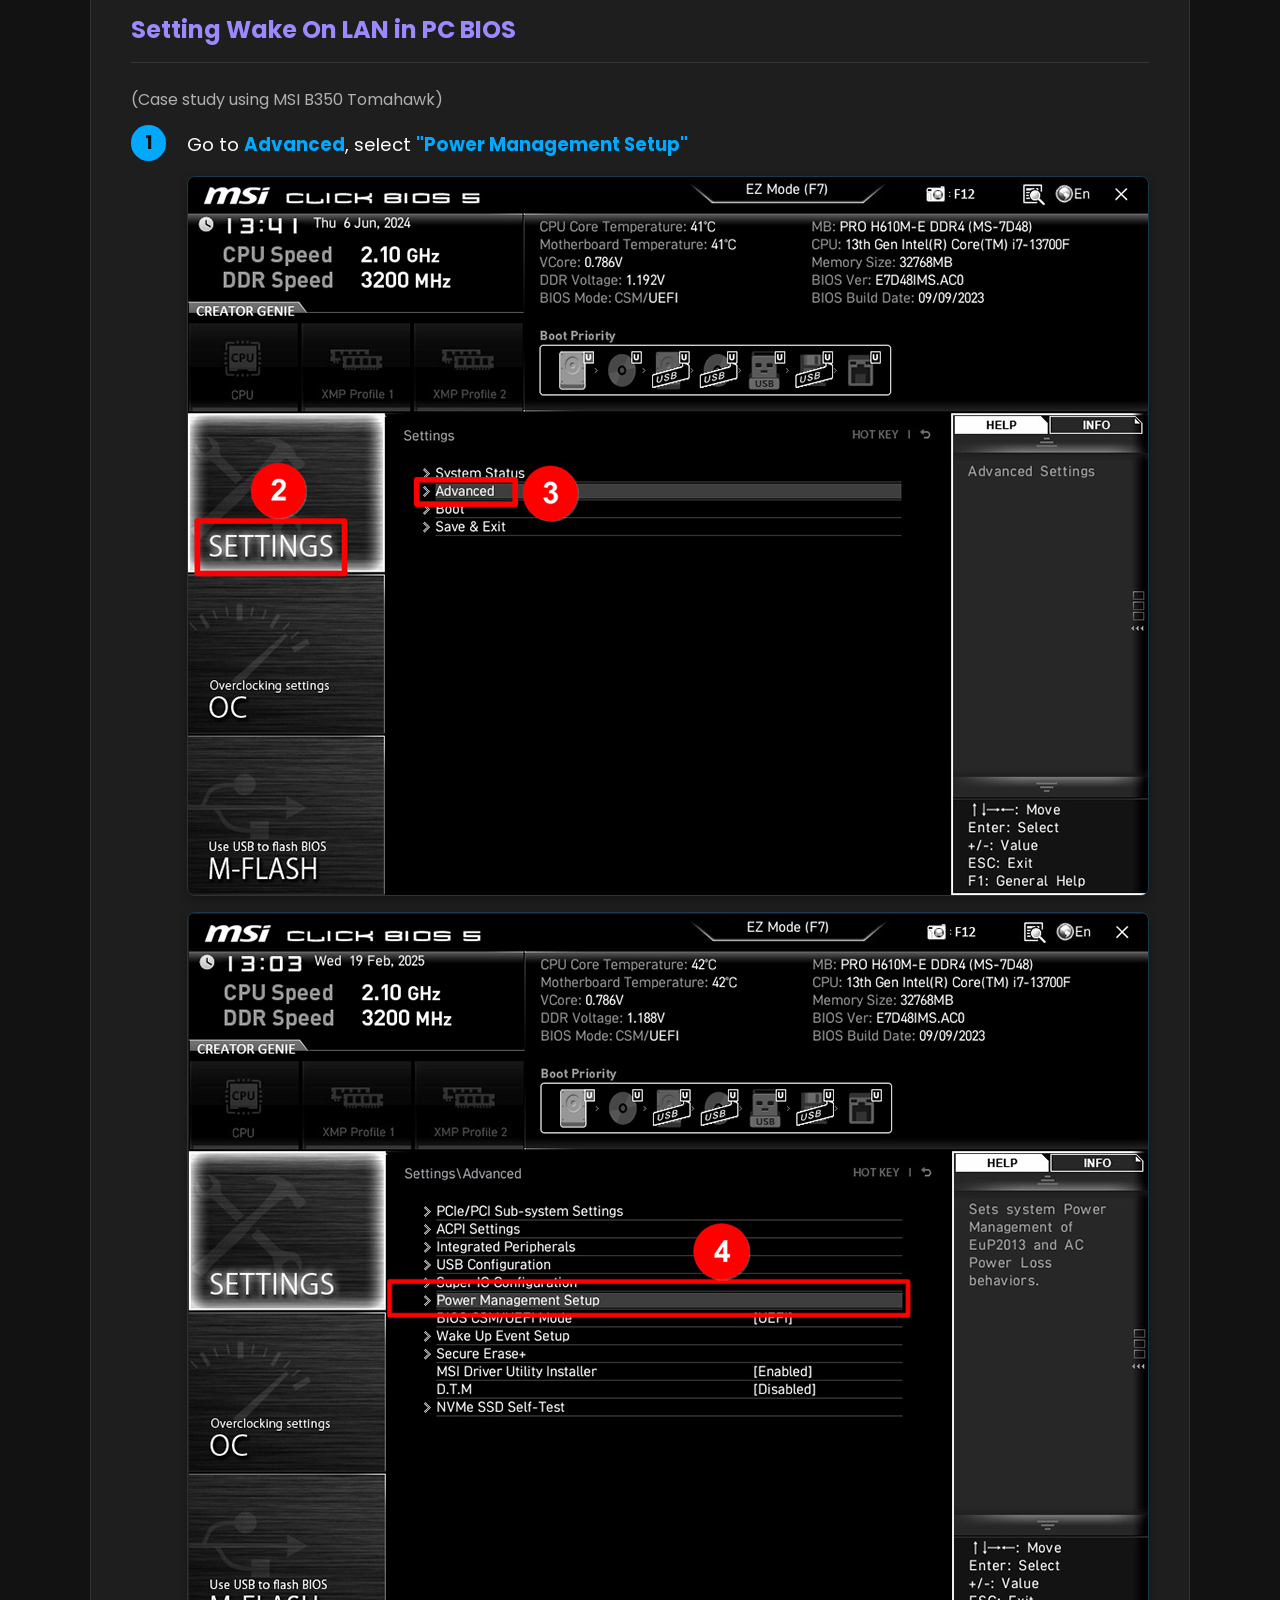
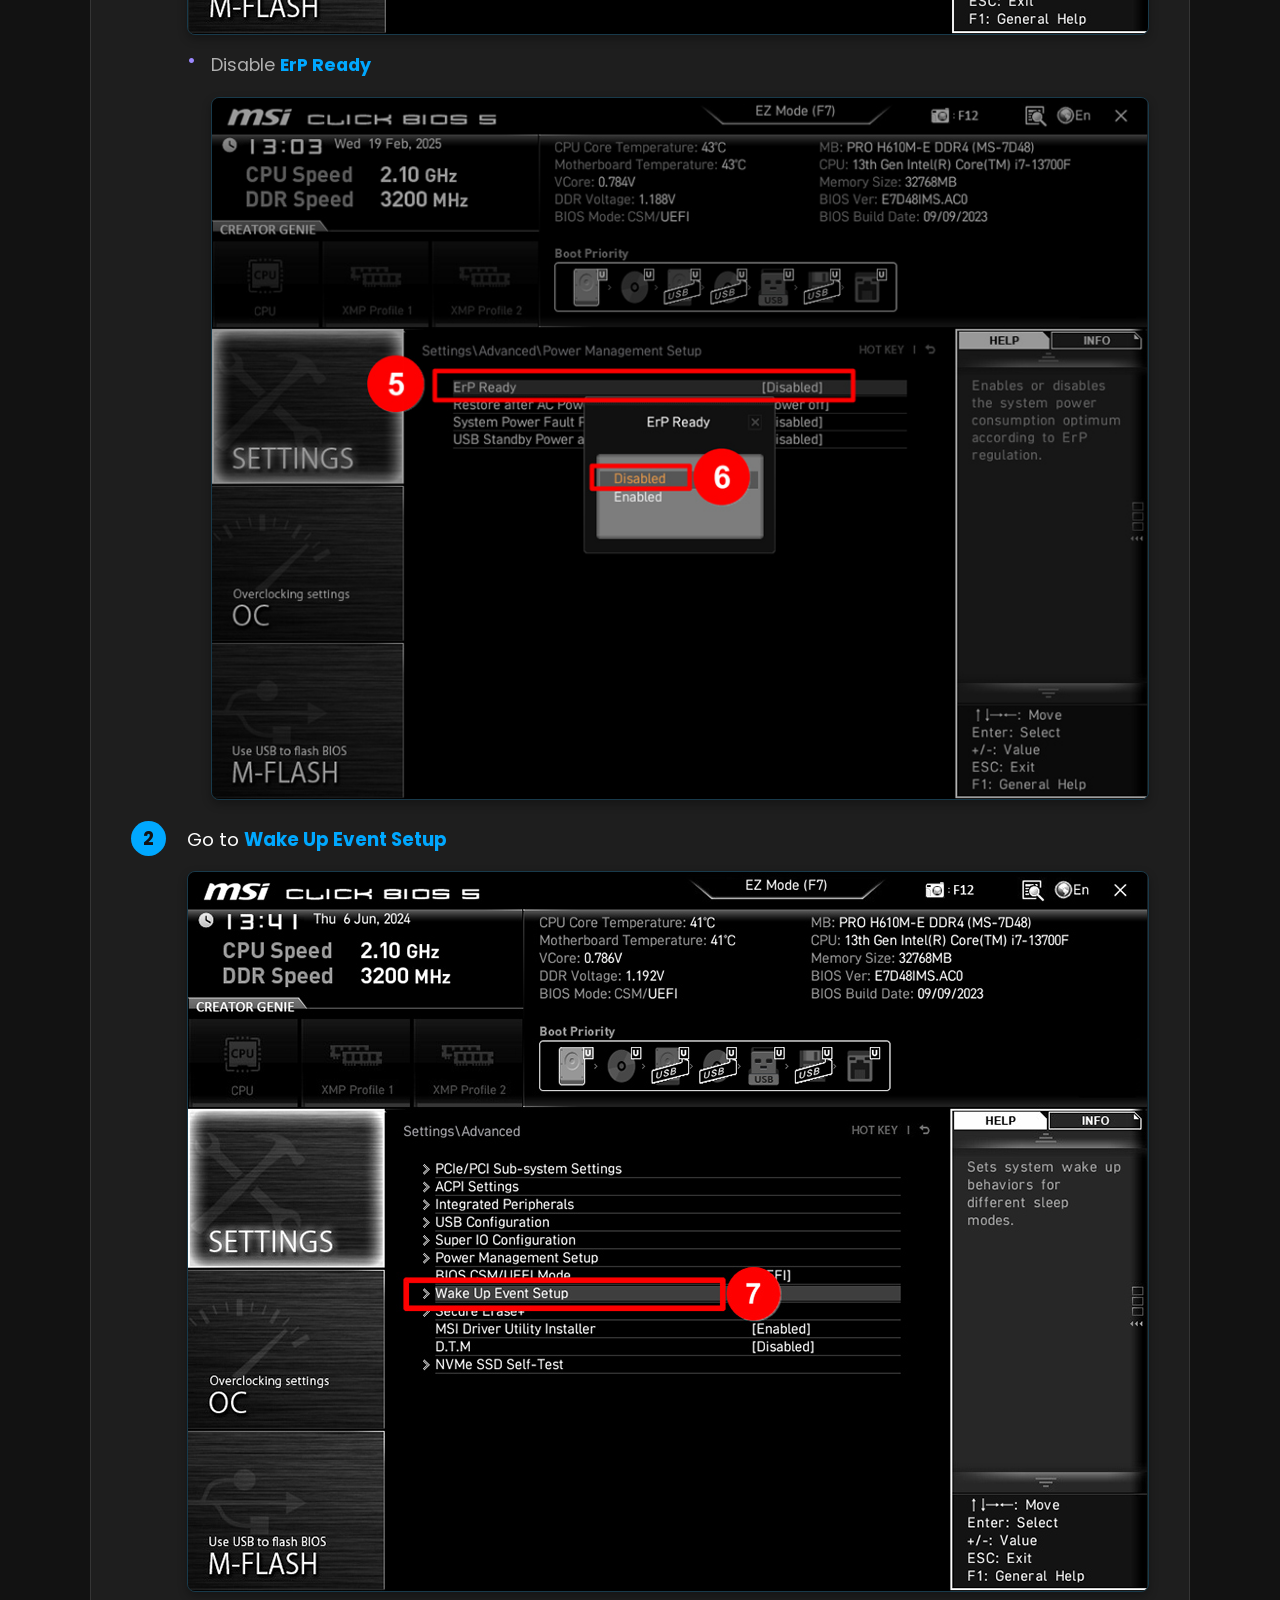
<file: project-wol.html>
<!DOCTYPE html>
<html lang="en">

<head>
    <meta charset="UTF-8">
    <meta name="viewport" content="width=device-width, initial-scale=1.0">
    <title>Project WoL - Dary's Portofolio</title>
    <link rel="stylesheet" href="https://cdnjs.cloudflare.com/ajax/libs/font-awesome/6.4.0/css/all.min.css">
    <link
        href="https://fonts.googleapis.com/css2?family=Poppins:wght@300;400;500;600;700&family=Source+Code+Pro:wght@400;500&display=swap"
        rel="stylesheet">
    <link rel="stylesheet" href="css/style.css">
    <link rel="icon" type="image/x-icon" href="bocchi.png">
    <style>
        .project-detail-container {
            max-width: 1100px;
            margin: 120px auto 60px;
            padding: 2.5rem;
            background: var(--card-bg);
            border-radius: 10px;
            border: 1px solid rgba(255, 255, 255, 0.1);
        }

        .project-header {
            text-align: center;
            margin-bottom: 2rem;
        }

        .project-header h1 {
            color: var(--primary);
            margin-bottom: 1rem;
            font-family: 'Poppins', sans-serif;
        }

        .project-header p {
            color: var(--text-secondary);
            font-size: 1.1rem;
        }

        .flow-image {
            width: 100%;
            max-width: 600px;
            display: block;
            margin: 2rem auto;
            border-radius: 8px;
            border: 1px solid rgba(0, 168, 255, 0.3);
            box-shadow: 0 5px 15px rgba(0, 0, 0, 0.3);
        }

        .step-section {
            margin-bottom: 3rem;
            text-align: left;
        }

        .step-section h3 {
            color: var(--secondary);
            margin-bottom: 1.5rem;
            border-bottom: 1px solid rgba(255, 255, 255, 0.1);
            padding-bottom: 0.8rem;
            font-size: 1.5rem;
        }

        .step-list {
            list-style: none;
            counter-reset: my-awesome-counter;
            font-size: 1.15rem;
        }

        .step-list>li {
            counter-increment: my-awesome-counter;
            margin-bottom: 1.5rem;
            position: relative;
            padding-left: 3.5rem;
            color: var(--text);
            line-height: 1.7;
        }

        .step-list>li::before {
            content: counter(my-awesome-counter);
            color: var(--dark);
            background: var(--primary);
            font-weight: bold;
            display: flex;
            align-items: center;
            justify-content: center;
            width: 2.2rem;
            height: 2.2rem;
            border-radius: 50%;
            position: absolute;
            left: 0;
            top: -0.2rem;
        }

        .step-list strong {
            color: var(--primary);
        }

        .step-list ul {
            list-style-type: none;
            margin-top: 1rem;
            padding-left: 0;
            font-size: 1.1rem;
        }

        .step-list ul li {
            position: relative;
            padding-left: 1.5rem;
            margin-bottom: 0.8rem;
            color: var(--text-secondary);
        }

        .step-list ul li::before {
            content: "•";
            color: var(--secondary);
            position: absolute;
            left: 0;
            font-size: 1.3rem;
            line-height: 1;
        }

        .back-btn {
            display: inline-flex;
            align-items: center;
            gap: 0.5rem;
            color: var(--text);
            text-decoration: none;
            margin-bottom: 2rem;
            padding: 0.5rem 1rem;
            background: rgba(255, 255, 255, 0.05);
            border-radius: 5px;
            transition: all 0.3s ease;
        }

        .back-btn:hover {
            color: var(--primary);
            background: rgba(0, 168, 255, 0.1);
        }

        .fade-section {
            opacity: 0;
            transform: translateY(30px);
            transition: all 0.8s ease;
        }

        .fade-section.visible {
            opacity: 1;
            transform: translateY(0);
        }

        .step-image {
            max-width: 100%;
            height: auto;
            border-radius: 8px;
            margin-top: 1rem;
            margin-bottom: 1rem;
            border: 1px solid rgba(0, 168, 255, 0.2);
            display: block;
            box-shadow: 0 4px 10px rgba(0, 0, 0, 0.3);
        }
    </style>
</head>

<body>
    <!-- Loading Animation -->
    <div class="loader" id="loader">
        <div class="loader-spinner"></div>
    </div>

    <!-- Network Particle Background -->
    <div id="background">
        <canvas id="networkCanvas"></canvas>
    </div>

    <!-- Navigation -->
    <nav class="navbar" role="navigation" aria-label="Main navigation">
        <a href="index.html" class="logo" aria-label="Home">Dary Aulia Fauzan</a>
        <div class="nav-links" id="navLinks" role="menubar">
            <a href="index.html#home" role="menuitem">Home</a>
            <a href="index.html#projects" role="menuitem" class="active">Projects</a>
        </div>
        <div class="nav-actions">
            <button class="theme-toggle" id="themeToggle" aria-label="Toggle theme">
                <i class="fas fa-moon"></i>
            </button>
            <button class="mobile-menu-btn" id="mobileMenuBtn" aria-label="Toggle mobile menu" aria-expanded="false">
                <i class="fas fa-bars"></i>
            </button>
        </div>
    </nav>

    <!-- Scroll to Top Button -->
    <button class="scroll-top" id="scrollTop" aria-label="Scroll to top">
        <i class="fas fa-arrow-up"></i>
    </button>

    <!-- Main Content -->
    <div class="project-detail-container">
        <a href="index.html#projects" class="back-btn"><i class="fas fa-arrow-left"></i> Back to Home</a>

        <div class="project-header fade-section">
            <h1>Remote PC Wake-on-LAN</h1>
            <p>Remotely waking up a PC using an Orange Pi via Tailscale network, forwarding a Magic Packet to the PC.
            </p>
        </div>

        <img src="project-wakeonlan/skenario/wakeonlan_flow.png" alt="Wake on LAN Flow" class="flow-image fade-section" loading="lazy">

        <div class="step-section fade-section">
            <h3>Orange Pi Zero 3 Gateway</h3>
            <img src="project-wakeonlan/skenario/orangepizero3.png" alt="Orange Pi Zero 3" class="step-image fade-section"
                style="margin: 2rem auto;" loading="lazy">
            <p style="color: var(--text-secondary); margin-bottom: 1rem; line-height: 1.7; text-align: justify;">
                The Orange Pi Zero 3 is an ultra-compact, high-performance single-board computer (SBC) powered by an
                Allwinner H618 Quad-core processor. Designed as an affordable and highly efficient mini PC, it functions
                much like a Raspberry Pi but in a much smaller footprint. It runs a full Linux environment, making it an
                excellent platform for learning networking, building IoT projects, or managing a home lab without
                consuming much physical space or electricity.
            </p>
            <p style="color: var(--text-secondary); margin-bottom: 1rem; line-height: 1.7; text-align: justify;">
                In this project, the Orange Pi Zero 3 acts as the reliable, always-on gateway for the Remote Wake-on-LAN
                architecture. By staying permanently connected to the Mikrotik router, it bridges the gap between the
                external internet and the local home network. It runs Tailscale, a zero-config VPN based on WireGuard,
                which creates a secure tunnel allowing remote devices to communicate with the Orange Pi from anywhere in
                the world without requiring complex port forwarding rules.
            </p>
            <p style="color: var(--text-secondary); margin-bottom: 2rem; line-height: 1.7; text-align: justify;">
                Once an SSH connection to the Orange Pi is established via the Tailscale network, we can securely
                broadcast a Magic Packet to the target PC. A simple command or script specifies the PC's MAC address and
                dispatches the Wake-on-LAN signal through the local router, seamlessly powering on the computer from a
                cold state. Below is a snapshot of the SSH login process into the Orange Pi environment.
            </p>
            <img src="project-wakeonlan/skenario/oranegpi-login.png" alt="Orange Pi SSH Login" class="step-image fade-section"
                style="margin: 2rem auto;" loading="lazy">

            <h4 style="color: var(--text); margin-top: 3rem; margin-bottom: 1rem; font-size: 1.3rem;">Network Topology
            </h4>
            <img src="project-wakeonlan/skenario/topologi-wol-orangepi.jpeg" alt="Network Topology Wake on LAN" class="step-image fade-section"
                style="margin: 2rem auto;" loading="lazy">

            <h4 style="color: var(--text); margin-top: 3rem; margin-bottom: 1rem; font-size: 1.3rem;">Installing the
                Wakeonlan Package</h4>
            <p style="color: var(--text-secondary); margin-bottom: 1rem; line-height: 1.7; text-align: justify;">
                To send the Magic Packet, we need to install the <code>wakeonlan</code> package on the Orange Pi. You
                can easily install it using the APT package manager by running <code>sudo apt install wakeonlan</code>
                in the terminal. The video below demonstrates the installation process and how the command is executed
                to wake up the target PC.
            </p>
            <video src="project-wakeonlan/install-wakeonlan.webm" controls class="step-image fade-section"
                style="margin: 2rem auto; width: 100%; max-width: 800px; display: block;"
                aria-label="Installing Wake-on-LAN on Orange Pi"></video>

            <h4 style="color: var(--text); margin-top: 3rem; margin-bottom: 1rem; font-size: 1.3rem;">Installing Tailscale</h4>
            <p style="color: var(--text-secondary); margin-bottom: 1rem; line-height: 1.7; text-align: justify;">
                Tailscale is a zero-config VPN that creates a secure tunnel, allowing remote access to the Orange Pi from anywhere. Below are the steps to install and configure it:
            </p>
            <ol class="step-list">
                <li>Go to the Tailscale download page, select <strong>Linux</strong> (since the Orange Pi runs on a Linux distribution), and copy the provided installation command.
                    <img src="tailscale-install/1-search-tailscale.png" alt="Search Tailscale" class="step-image fade-section" loading="lazy">
                </li>
                <li>Paste the copied command into your Orange Pi SSH terminal and wait for the installation process to complete.
                    <img src="tailscale-install/2-install-tailscale-in-orangepi.png" alt="Install Tailscale on Orange Pi" class="step-image fade-section" loading="lazy">
                </li>
                <li>Once installed, run <code>sudo tailscale up</code> to initiate the service. The terminal will output an authentication URL.
                    <img src="tailscale-install/3-copylink-login-tailscale.png" alt="Copy Tailscale Login Link" class="step-image fade-section" loading="lazy">
                </li>
                <li>Copy and paste the generated URL into your web browser to proceed with device authentication.
                    <img src="tailscale-install/4-openlink-on-browser.png" alt="Open Link in Browser" class="step-image fade-section" loading="lazy">
                </li>
                <li>Select your preferred login method (for example, logging in with a Google account) and follow the prompts to sign in.
                    <img src="tailscale-install/5-choose-login-tailscale.png" alt="Choose Login Method" class="step-image fade-section" loading="lazy">
                </li>
                <li>Upon successful authentication, a confirmation screen will appear indicating that the device is successfully connected.
                    <img src="tailscale-install/6-tailscale-login-success.jpeg" alt="Tailscale Login Success" class="step-image fade-section" loading="lazy">
                </li>
                <li>Finally, you can visit the Tailscale admin console to view the Orange Pi and all other devices registered to your secured network.
                    <img src="tailscale-install/7-tailscale-admin.png" alt="Tailscale Admin Console" class="step-image fade-section" loading="lazy">
                </li>
            </ol>
        </div>

        <div class="step-section fade-section">
            <h3>Enable Wake on LAN on PC (Windows)</h3>
            <ol class="step-list">
                <li>Open <strong>Device Manager</strong> -> <strong>Network Adapters</strong> then select the LAN driver
                    currently in use.
                    <img src="project-wakeonlan/wakeonlan_windows/Device Manager.png" alt="Device Manager" class="step-image fade-section" loading="lazy">
                </li>
                <li>Go to the <strong>Advanced</strong> tab and look for <strong>"Wake on Magic Packet"</strong>, then
                    set it
                    to <strong>"Enabled"</strong>.
                    <img src="project-wakeonlan/wakeonlan_windows/advanced-wol.png" alt="Advanced Tab" class="step-image fade-section" loading="lazy">
                </li>
                <li>Go to the <strong>Power Management</strong> tab and check <strong>"Allow the computer to turn off
                        this
                        device to save power"</strong> as well as allow the device to wake the computer.
                    <img src="project-wakeonlan/wakeonlan_windows/Network-Adapter.png" alt="Power Management Tab" class="step-image fade-section"
                        loading="lazy">
                </li>
                <li>Go to <strong>Power Options</strong> (in Control Panel), click <strong>"Choose what the power
                        buttons do"</strong>, select <strong>"Change settings that are currently unavailable"</strong>,
                    then disable <strong>"Turn on fast startup"</strong> and Save changes.
                    <img src="project-wakeonlan/wakeonlan_windows/go-to-edit-power-plan.png" alt="Go to Edit Power Plan" class="step-image fade-section" loading="lazy">
                    <img src="project-wakeonlan/wakeonlan_windows/back-to-poweroptions.png" alt="Back to Power Options" class="step-image fade-section" loading="lazy">
                    <img src="project-wakeonlan/wakeonlan_windows/PowerOPtion.png" alt="Power Options" class="step-image fade-section" loading="lazy">
                    <img src="project-wakeonlan/wakeonlan_windows/change settings.png" alt="Change Settings" class="step-image fade-section" loading="lazy">
                    <img src="project-wakeonlan/wakeonlan_windows/turn off fast startup.png" alt="Turn off fast startup" class="step-image fade-section"
                        loading="lazy">
                </li>
            </ol>
        </div>

        <div class="step-section fade-section">
            <h3>Setting Wake On LAN in PC BIOS</h3>
            <p style="color: var(--text-secondary); margin-bottom: 1rem;">(Case study using MSI B350 Tomahawk)
            </p>
            <ol class="step-list">
                <li>Go to <strong>Advanced</strong>, select <strong>"Power Management Setup"</strong>
                    <img src="project-wakeonlan/BIOS/bios-advanced.jpg" alt="BIOS Advanced" class="step-image fade-section" loading="lazy">
                    <img src="project-wakeonlan/BIOS/bios-advanced-powermanagementsetup.jpg" alt="Power Management Setup"
                        class="step-image fade-section" loading="lazy">
                    <ul>
                        <li>Disable <strong>ErP Ready</strong>
                            <img src="project-wakeonlan/BIOS/bios-advanced-powermanagementsetup-erpready.jpg" alt="Disable ErP Ready"
                                class="step-image fade-section" loading="lazy">
                        </li>
                    </ul>
                </li>
                <li>Go to <strong>Wake Up Event Setup</strong>
                    <img src="project-wakeonlan/BIOS/bios-advanced-wakeupeventsetup.jpg" alt="Wake Up Event Setup"
                        class="step-image fade-section" loading="lazy">
                    <ul>
                        <li>Enable <strong>Resume by PCI/PCI-E</strong>
                            <img src="project-wakeonlan/BIOS/bios-advanced-wakeupeventsetup-resumbebypci-e.jpg"
                                alt="Enable Resume by PCI/PCI-E" class="step-image fade-section" loading="lazy">
                        </li>
                    </ul>
                </li>
            </ol>
        </div>

        <div class="step-section fade-section">
            <h3>Finding the MAC Address & Final Test</h3>
            <p style="color: var(--text-secondary); margin-bottom: 1rem; line-height: 1.7; text-align: justify;">
                Before sending the Magic Packet from the Orange Pi, you need to determine the MAC address (Physical Address) of your PC's Ethernet adapter.
            </p>
            <ol class="step-list">
                <li>Open the <strong>Command Prompt</strong> on your Windows PC and type <code>ipconfig /all</code>. Locate the active Ethernet adapter connected to your home network and note down its <strong>Physical Address</strong>.
                    <img src="project-wakeonlan/ceck-mac-lan.png" alt="Check MAC Address" class="step-image fade-section" loading="lazy">
                </li>
            </ol>
            <p style="color: var(--text-secondary); margin-bottom: 1rem; margin-top: 2rem; line-height: 1.7; text-align: justify;">
                Now that you have the MAC address and your Orange Pi is accessible via Tailscale SSH, log in to the Orange Pi terminal and execute the final wake command: <code>wakeonlan &lt;Your-MAC-Address&gt;</code>. The video below demonstrates this entire process, successfully turning on the PC from an off state remotely!
            </p>
            <video src="project-wakeonlan/wakeonlan-test_compressed.mp4" controls class="step-image fade-section"
                style="margin: 2rem auto; width: 100%; max-width: 800px; display: block;"
                aria-label="Testing Wake-on-LAN"></video>
        </div>
    </div>

    <!-- Footer -->
    <footer>
        <p
            style="text-align: center; color: var(--text-secondary); font-size: 0.85rem; padding: 2rem 0; border-top: 1px solid rgba(255,255,255,0.1);">
            &copy; 2024 Dary Aulia Fauzan. All rights reserved.
        </p>
    </footer>

    <script src="js/script.js"></script>
    <script>
        document.addEventListener('DOMContentLoaded', () => {
            const fadeSections = document.querySelectorAll('.fade-section');
            const observer = new IntersectionObserver((entries) => {
                entries.forEach(entry => {
                    if (entry.isIntersecting) {
                        entry.target.classList.add('visible');
                    }
                });
            }, { threshold: 0.1 });

            fadeSections.forEach(sec => observer.observe(sec));

            setTimeout(() => {
                fadeSections.forEach(sec => {
                    if (sec.getBoundingClientRect().top < window.innerHeight) {
                        sec.classList.add('visible');
                    }
                });
            }, 100);
        });
    </script>
</body>

</html>
</file>
<file: css/style.css>
/* =================== */
/* RESET & VARIABLES */
/* =================== */
* { 
    margin: 0; 
    padding: 0; 
    box-sizing: border-box; 
}

:root {
    --primary: #00a8ff;
    --secondary: #9c88ff;
    --accent: #f368e0;
    --dark: #121212;
    --darker: #0a0a0a;
    --card-bg: #1e1e1e;
    --text: #ffffff;
    --text-secondary: #b0b0b0;
    --success: #4cd137;
    --error: #e84118;
    --section-bg: rgba(10, 10, 10, 0.7);
    --nav-bg: rgba(18, 18, 18, 0.98);
}

body.light-mode {
    --dark: #f0f4f8;
    --darker: #e2e8f0;
    --card-bg: #ffffff;
    --text: #1a202c;
    --text-secondary: #4a5568;
    --section-bg: rgba(226, 232, 240, 0.85);
    --nav-bg: rgba(255, 255, 255, 0.95);
}

body {
    background: var(--dark);
    color: var(--text);
    font-family: 'Poppins', sans-serif;
    overflow-x: hidden;
    line-height: 1.6;
    -webkit-font-smoothing: antialiased;
    -moz-osx-font-smoothing: grayscale;
}

/* Touch-friendly improvements */
* {
    -webkit-tap-highlight-color: transparent;
}

button, a {
    touch-action: manipulation;
}

html {
    scroll-behavior: smooth;
    scroll-padding-top: 80px;
}

/* =================== */
/* ACCESSIBILITY */
/* =================== */
.skip-link {
    position: absolute;
    top: -100px;
    left: 0;
    background: var(--primary);
    color: var(--text);
    padding: 1rem;
    z-index: 10000;
    text-decoration: none;
    font-weight: 600;
    border-radius: 0 0 4px 0;
}

.skip-link:focus {
    top: 0;
}

/* =================== */
/* LOADING ANIMATION */
/* =================== */
.loader {
    position: fixed;
    top: 0;
    left: 0;
    width: 100%;
    height: 100%;
    background: var(--dark);
    display: flex;
    justify-content: center;
    align-items: center;
    z-index: 10000;
    transition: opacity 0.5s ease, visibility 0.5s ease;
}

.loader.hidden {
    opacity: 0;
    visibility: hidden;
}

.loader-spinner {
    width: 50px;
    height: 50px;
    border: 3px solid rgba(0, 168, 255, 0.2);
    border-top-color: var(--primary);
    border-radius: 50%;
    animation: spin 1s linear infinite;
}

@keyframes spin {
    to { transform: rotate(360deg); }
}

/* =================== */
/* NETWORK BACKGROUND */
/* =================== */
#background {
    position: fixed;
    top: 0;
    left: 0;
    width: 100%;
    height: 100%;
    z-index: -1;
    background: var(--dark);
    overflow: hidden;
}

#background canvas {
    display: block;
    width: 100%;
    height: 100%;
}

/* =================== */
/* NAVBAR - FIXED FOR MOBILE */
/* =================== */
.navbar {
    position: fixed;
    top: 0;
    width: 100%;
    background: var(--nav-bg);
    backdrop-filter: blur(10px);
    padding: 1.2rem 5%;
    display: flex;
    justify-content: space-between;
    align-items: center;
    z-index: 1000;
    border-bottom: 1px solid rgba(0, 168, 255, 0.3);
    transition: all 0.3s ease;
    min-height: 70px;
}

.nav-actions {
    display: flex;
    align-items: center;
}

.theme-toggle {
    background: none;
    border: none;
    color: var(--text);
    font-size: 1.2rem;
    cursor: pointer;
    padding: 0.5rem;
    margin-left: 1.2rem;
    margin-right: 1rem;
    transition: color 0.3s ease, transform 0.3s ease;
}

.theme-toggle:hover {
    color: var(--primary);
    transform: scale(1.1);
}

.navbar.scrolled {
    padding: 0.8rem 5%;
    box-shadow: 0 2px 10px rgba(0, 0, 0, 0.3);
}

.logo {
    font-family: 'Poppins', sans-serif;
    font-size: 1.4rem;
    font-weight: 700;
    color: var(--primary);
    text-decoration: none;
    transition: transform 0.3s ease;
    max-width: 70%;
    overflow: hidden;
    text-overflow: ellipsis;
    white-space: nowrap;
}

.logo:hover {
    transform: scale(1.05);
}

.logo:focus {
    outline: none;
    outline-offset: none;
    border-radius: none;
}

.nav-links {
    display: flex;
    gap: 2rem;
}

.nav-links a {
    color: var(--text);
    text-decoration: none;
    font-family: 'Poppins', sans-serif;
    font-size: 0.95rem;
    font-weight: 500;
    padding: 0.5rem 0;
    position: relative;
    transition: color 0.3s ease;
}

.nav-links a:focus {
    outline: none !important;
    outline-offset: none !important;
    border-radius: none !important;
}

.nav-links a:hover {
    color: var(--primary);
}

.nav-links a::after {
    content: '';
    position: absolute;
    bottom: 0;
    left: 0;
    width: 0;
    height: 2px;
    background: var(--primary);
    transition: width 0.3s ease;
}

.nav-links a:hover::after,
.nav-links a.active::after {
    width: 100%;
}

.nav-links a.active {
    color: var(--primary);
}

/* Mobile menu button - FIXED SIZE */
.mobile-menu-btn {
    display: none;
    background: none;
    border: none;
    color: var(--text);
    font-size: 1.8rem;
    cursor: pointer;
    padding: 0.8rem;
    transition: all 0.3s ease;
    z-index: 1001;
    width: 50px;
    height: 50px;
    align-items: center;
    justify-content: center;
    border-radius: 8px;
    flex-shrink: 0;
}

.mobile-menu-btn:hover {
    color: var(--primary);
    transform: scale(1.1);
    background: rgba(0, 168, 255, 0.1);
}

.mobile-menu-btn:focus {
    outline: none;
    outline-offset: none;
    border-radius: none;
}

/* =================== */
/* SECTIONS */
/* =================== */
section {
    min-height: auto;
    padding: 100px 5% 60px;
    display: flex;
    flex-direction: column;
    justify-content: center;
    align-items: center;
    position: relative;
    opacity: 0;
    transform: translateY(30px);
    transition: all 0.8s ease;
}

section:first-child {
    min-height: 100vh;
}

section.visible {
    opacity: 1;
    transform: translateY(0);
}

.section-title {
    font-family: 'Poppins', sans-serif;
    font-size: 2.2rem;
    font-weight: 700;
    margin-bottom: 3rem;
    text-align: center;
    color: var(--text);
}

.section-title span {
    background: linear-gradient(135deg, var(--primary), var(--secondary));
    -webkit-background-clip: text;
    -webkit-text-fill-color: transparent;
    background-clip: text;
}

/* =================== */
/* HOME SECTION */
/* =================== */
#home {
    flex-direction: column;
    text-align: center;
    gap: 3rem;
}

.home-content {
    max-width: 800px;
    width: 100%;
    display: flex;
    flex-direction: column;
    align-items: center;
}

.home-content h1 {
    font-family: 'Poppins', sans-serif;
    font-size: 3rem;
    font-weight: 700;
    margin-bottom: 1rem;
    color: var(--text);
    line-height: 1.2;
    animation: fadeInUp 0.8s ease;
}

.home-content h2 {
    font-family: 'Source Code Pro', monospace;
    font-size: 1.2rem;
    color: var(--primary);
    margin-bottom: 1.5rem;
    font-weight: 400;
    animation: fadeInUp 0.8s ease 0.2s both;
}

.typing-text {
    /* Border dihapus, tidak berkedip */
}

@keyframes fadeInUp {
    from {
        opacity: 0;
        transform: translateY(20px);
    }
    to {
        opacity: 1;
        transform: translateY(0);
    }
}

.cta-buttons {
    display: flex;
    gap: 1rem;
    margin-top: 2rem;
    flex-wrap: wrap;
    justify-content: center;
    animation: fadeInUp 0.8s ease 0.4s both;
}

.cta-btn {
    padding: 0.8rem 2rem;
    background: transparent;
    border: 2px solid var(--primary);
    color: var(--primary);
    text-decoration: none;
    border-radius: 5px;
    font-weight: 600;
    transition: all 0.3s ease;
    display: inline-flex;
    align-items: center;
    gap: 0.5rem;
}

.cta-btn:hover {
    background: var(--primary);
    color: var(--dark);
    transform: translateY(-2px);
    box-shadow: 0 5px 15px rgba(0, 168, 255, 0.3);
}

.cta-btn.secondary {
    border-color: var(--secondary);
    color: var(--secondary);
}

.cta-btn.secondary:hover {
    background: var(--secondary);
    color: var(--text);
}

.cta-btn:focus {
    outline: 2px solid var(--primary);
    outline-offset: 2px;
}

.social-links a:focus {
    outline: 2px solid var(--primary);
    outline-offset: 2px;
}

.home-image {
    display: flex;
    justify-content: center;
    align-items: center;
    width: 100%;
}

.profile-container {
    width: 220px;
    height: 220px;
    border-radius: 50%;
    overflow: hidden;
    border: 4px solid rgba(0, 168, 255, 0.3);
    box-shadow: 0 0 30px rgba(0, 168, 255, 0.2);
    animation: profileGlow 3s infinite alternate;
    transition: transform 0.3s ease, box-shadow 0.3s ease;
}

.profile-container:hover {
    transform: scale(1.05);
    box-shadow: 0 0 40px rgba(0, 168, 255, 0.4);
}

@keyframes profileGlow {
    0% { 
        box-shadow: 0 0 20px rgba(0, 168, 255, 0.2), 
                  0 0 40px rgba(156, 136, 255, 0.1); 
    }
    100% { 
        box-shadow: 0 0 30px rgba(0, 168, 255, 0.3), 
                  0 0 60px rgba(156, 136, 255, 0.2); 
    }
}

.profile-container img {
    width: 100%;
    height: 100%;
    object-fit: cover;
    display: block;
}

/* =================== */
/* ABOUT SECTION */
/* =================== */
#about {
    background: var(--section-bg);
}

.about-content {
    max-width: 800px;
    background: var(--card-bg);
    padding: 2.5rem;
    border-radius: 10px;
    border: 1px solid rgba(255, 255, 255, 0.1);
    text-align: center;
}

.about-text {
    font-size: 1.1rem;
    line-height: 1.8;
    color: var(--text-secondary);
    margin-bottom: 2rem;
}

.education-card {
    background: rgba(0, 168, 255, 0.05);
    padding: 1.5rem;
    border-radius: 8px;
    margin-top: 2rem;
    border-left: 4px solid var(--primary);
    text-align: left;
}

.education-card h3 {
    color: var(--text);
    margin-bottom: 0.5rem;
    font-size: 1.1rem;
}

.education-card p {
    color: var(--text-secondary);
    font-size: 0.95rem;
    line-height: 1.6;
}

/* =================== */
/* EXPERIENCE SECTION */
/* =================== */
.experience-container {
    max-width: 900px;
    width: 100%;
}

.experience-card {
    background: var(--card-bg);
    border: 1px solid rgba(255, 255, 255, 0.1);
    border-radius: 10px;
    padding: 2rem;
    margin-bottom: 2rem;
    transition: all 0.3s ease;
}

.experience-card:hover {
    border-color: var(--primary);
    box-shadow: 0 5px 20px rgba(0, 168, 255, 0.2);
    transform: translateY(-5px);
}

.experience-card {
    animation: fadeInUp 0.6s ease both;
}

.experience-card:nth-child(1) { animation-delay: 0.1s; }
.experience-card:nth-child(2) { animation-delay: 0.2s; }

.exp-header {
    display: flex;
    justify-content: space-between;
    align-items: flex-start;
    margin-bottom: 1rem;
}

.exp-title {
    font-size: 1.2rem;
    color: var(--text);
    font-weight: 600;
}

.exp-period {
    font-family: 'Source Code Pro', monospace;
    color: var(--primary);
    font-size: 0.9rem;
}

.exp-company {
    color: var(--secondary);
    margin-bottom: 1rem;
    font-size: 0.95rem;
}

.exp-desc {
    color: var(--text-secondary);
    line-height: 1.6;
}

/* =================== */
/* SKILLS SECTION */
/* =================== */
#skills {
    background: var(--section-bg);
}

.skills-grid {
    display: grid;
    grid-template-columns: repeat(auto-fit, minmax(300px, 1fr));
    gap: 2rem;
    max-width: 1200px;
    width: 100%;
}

.skill-category {
    background: var(--card-bg);
    padding: 1.8rem;
    border-radius: 10px;
    border: 1px solid rgba(255, 255, 255, 0.1);
    transition: all 0.3s ease;
}

.skill-category:hover {
    border-color: var(--primary);
    transform: translateY(-3px);
    box-shadow: 0 5px 15px rgba(0, 168, 255, 0.1);
}

.skill-category {
    animation: fadeInUp 0.6s ease both;
}

.skill-category:nth-child(1) { animation-delay: 0.1s; }
.skill-category:nth-child(2) { animation-delay: 0.2s; }
.skill-category:nth-child(3) { animation-delay: 0.3s; }

.skill-category h3 {
    color: var(--text);
    margin-bottom: 1.5rem;
    font-size: 1.1rem;
    display: flex;
    align-items: center;
    gap: 0.5rem;
}

.skill-category h3 i {
    color: var(--primary);
}

.skill-item {
    display: flex;
    align-items: center;
    margin-bottom: 1rem;
    padding: 0.8rem;
    background: rgba(255, 255, 255, 0.02);
    border-radius: 6px;
    transition: all 0.3s ease;
}

.skill-item:hover {
    background: rgba(0, 168, 255, 0.05);
    transform: translateX(5px);
}

.skill-item i {
    color: var(--primary);
    margin-right: 1rem;
    font-size: 1rem;
    width: 20px;
}

/* =================== */
/* CERTIFICATION SECTION */
/* =================== */
#certification {
    background: var(--section-bg);
}

.certs-container {
    display: grid;
    grid-template-columns: repeat(auto-fit, minmax(320px, 1fr));
    gap: 2rem;
    max-width: 1200px;
    width: 100%;
}

.cert-card {
    background: var(--card-bg);
    border: 1px solid rgba(255, 255, 255, 0.1);
    border-radius: 10px;
    padding: 2rem;
    transition: all 0.3s ease;
    display: flex;
    flex-direction: column;
    height: 100%;
    cursor: pointer;
    animation: fadeInUp 0.6s ease both;
}

.cert-card:nth-child(1) { animation-delay: 0.1s; }
.cert-card:nth-child(2) { animation-delay: 0.2s; }
.cert-card:nth-child(3) { animation-delay: 0.3s; }
.cert-card:nth-child(4) { animation-delay: 0.4s; }

.cert-card:hover {
    border-color: var(--primary);
    transform: translateY(-5px);
    box-shadow: 0 10px 20px rgba(0, 168, 255, 0.1);
}

.cert-icon-container {
    width: 100%;
    height: 180px;
    background: linear-gradient(135deg, rgba(0, 168, 255, 0.1), rgba(156, 136, 255, 0.1));
    border-radius: 8px;
    display: flex;
    align-items: center;
    justify-content: center;
    margin-bottom: 1.5rem;
    position: relative;
    overflow: hidden;
}

.cert-image-container {
    width: 100%;
    height: 100%;
    overflow: hidden;
    border-radius: 8px;
    position: relative;
}

.cert-image-container img {
    width: 100%;
    height: 100%;
    object-fit: cover;
    transition: transform 0.5s ease;
}

.cert-card:hover .cert-image-container img {
    transform: scale(1.05);
}

.cert-icon {
    font-size: 4rem;
    color: rgba(0, 168, 255, 0.4);
    transition: all 0.3s ease;
}

.cert-card:hover .cert-icon {
    color: rgba(0, 168, 255, 0.7);
    transform: scale(1.1);
}

.cert-overlay {
    position: absolute;
    top: 0;
    left: 0;
    width: 100%;
    height: 100%;
    background: rgba(0, 0, 0, 0.85);
    display: flex;
    flex-direction: column;
    align-items: center;
    justify-content: center;
    opacity: 0;
    transition: opacity 0.3s ease;
    color: var(--primary);
}

.cert-card:hover .cert-overlay {
    opacity: 1;
}

.cert-overlay i {
    font-size: 2.5rem;
    margin-bottom: 0.5rem;
}

.cert-overlay span {
    font-size: 1rem;
    font-weight: 600;
}

.cert-content {
    flex: 1;
    display: flex;
    flex-direction: column;
}

.cert-card h3 {
    color: var(--text);
    margin-bottom: 0.5rem;
    font-size: 1.2rem;
    line-height: 1.4;
}

.cert-card .issuer {
    color: var(--primary);
    font-family: 'Source Code Pro', monospace;
    font-size: 0.9rem;
    margin-bottom: 1rem;
}

.cert-card p {
    color: var(--text-secondary);
    font-size: 0.95rem;
    line-height: 1.6;
    margin-bottom: 1.5rem;
    flex: 1;
}

/* =================== */
/* CERTIFICATE MODAL */
/* =================== */
.cert-modal {
    position: fixed;
    top: 0;
    left: 0;
    width: 100%;
    height: 100%;
    background: rgba(0, 0, 0, 0.95);
    backdrop-filter: blur(5px);
    display: none;
    justify-content: center;
    align-items: center;
    z-index: 10000;
    padding: 1rem;
    opacity: 0;
    transition: opacity 0.3s ease;
}

.cert-modal.active {
    display: flex;
    opacity: 1;
}

.cert-modal-content {
    background: var(--card-bg);
    border-radius: 12px;
    width: 100%;
    max-width: 900px;
    max-height: 90vh;
    overflow: hidden;
    border: 1px solid rgba(0, 168, 255, 0.3);
    box-shadow: 0 20px 40px rgba(0, 0, 0, 0.5);
    animation: modalSlideIn 0.3s ease;
    display: flex;
    flex-direction: column;
}

@keyframes modalSlideIn {
    from {
        opacity: 0;
        transform: translateY(-50px) scale(0.9);
    }
    to {
        opacity: 1;
        transform: translateY(0) scale(1);
    }
}

.cert-modal-header {
    display: flex;
    justify-content: space-between;
    align-items: center;
    padding: 1.5rem 2rem;
    border-bottom: 1px solid rgba(255, 255, 255, 0.1);
    background: rgba(0, 0, 0, 0.3);
    flex-wrap: wrap;
    gap: 1rem;
}

.cert-modal-title {
    flex: 1;
    min-width: 200px;
}

.cert-modal-title h3 {
    color: var(--text);
    font-size: 1.4rem;
    margin: 0 0 0.3rem 0;
    line-height: 1.3;
}

.cert-modal-issuer {
    color: var(--primary);
    font-family: 'Source Code Pro', monospace;
    font-size: 0.9rem;
    font-weight: 500;
}

.cert-modal-actions {
    display: flex;
    gap: 0.8rem;
    align-items: center;
}

.cert-modal-btn {
    padding: 0.6rem 1.2rem;
    background: transparent;
    border: 2px solid var(--primary);
    color: var(--primary);
    text-decoration: none;
    border-radius: 5px;
    font-size: 0.85rem;
    font-weight: 600;
    transition: all 0.3s ease;
    display: inline-flex;
    align-items: center;
    gap: 0.5rem;
    cursor: pointer;
    font-family: 'Poppins', sans-serif;
    white-space: nowrap;
}

.cert-modal-btn:hover {
    background: var(--primary);
    color: var(--dark);
    transform: translateY(-2px);
}

.cert-modal-close {
    background: rgba(255, 255, 255, 0.1);
    border: none;
    color: var(--text-secondary);
    font-size: 1.2rem;
    cursor: pointer;
    padding: 0.5rem 0.8rem;
    border-radius: 5px;
    transition: all 0.3s ease;
    margin-left: 0.5rem;
}

.cert-modal-close:hover {
    color: var(--primary);
    background: rgba(0, 168, 255, 0.1);
}

.cert-modal-body {
    flex: 1;
    padding: 0;
    overflow: hidden;
    position: relative;
    min-height: 400px;
}

.cert-modal-loading {
    position: absolute;
    top: 0;
    left: 0;
    width: 100%;
    height: 100%;
    display: flex;
    flex-direction: column;
    align-items: center;
    justify-content: center;
    background: rgba(30, 30, 30, 0.9);
    color: var(--text-secondary);
    z-index: 10;
}

.cert-modal-loading i {
    font-size: 3rem;
    margin-bottom: 1rem;
    color: var(--primary);
    animation: spin 1s linear infinite;
}

.cert-modal-error {
    position: absolute;
    top: 0;
    left: 0;
    width: 100%;
    height: 100%;
    display: none;
    flex-direction: column;
    align-items: center;
    justify-content: center;
    text-align: center;
    background: rgba(30, 30, 30, 0.9);
    color: var(--text-secondary);
    padding: 2rem;
    z-index: 10;
}

.cert-modal-error i {
    font-size: 3rem;
    margin-bottom: 1rem;
    color: var(--accent);
}

.certificate-image {
    width: 100%;
    height: 100%;
    object-fit: contain;
    display: none;
    padding: 1.5rem;
    background: white;
}

.cert-modal-footer {
    padding: 1.2rem 2rem;
    border-top: 1px solid rgba(255, 255, 255, 0.1);
    background: rgba(0, 0, 0, 0.2);
}

.cert-modal-description {
    color: var(--text-secondary);
    font-size: 0.95rem;
    line-height: 1.6;
    margin: 0;
    text-align: center;
}

/* =================== */
/* CONTACT SECTION - FIXED FOR MOBILE */
/* =================== */
.contact-container {
    max-width: 1000px;
    width: 100%;
    display: flex;
    justify-content: center;
}

.contact-info {
    background: var(--card-bg);
    padding: 2.5rem;
    border-radius: 10px;
    border: 1px solid rgba(255, 255, 255, 0.1);
    width: 100%;
    display: flex;
    gap: 2rem;
    flex-wrap: wrap;
}

.contact-column {
    flex: 1;
    min-width: 300px;
    display: flex;
    flex-direction: column;
    gap: 1rem;
}

.contact-item {
    display: flex;
    align-items: center;
    margin-bottom: 0;
    padding: 1rem 1.5rem;
    background: rgba(255, 255, 255, 0.02);
    border-radius: 8px;
    transition: all 0.3s ease;
    position: relative;
    text-decoration: none;
    color: inherit;
    gap: 1rem;
    min-height: 80px;
}

.contact-item:hover {
    background: rgba(0, 168, 255, 0.05);
    transform: translateX(5px);
    cursor: pointer;
}

.contact-item:focus {
    outline: none;
    outline-offset: none;
}

.contact-item.copied {
    background: rgba(0, 168, 255, 0.15);
}

.copy-indicator {
    position: absolute;
    top: -30px;
    left: 50%;
    transform: translateX(-50%);
    background: var(--primary);
    color: var(--dark);
    padding: 0.3rem 0.8rem;
    border-radius: 4px;
    font-size: 0.8rem;
    opacity: 0;
    pointer-events: none;
    transition: opacity 0.3s ease;
}

.contact-item.copied .copy-indicator {
    opacity: 1;
}

.contact-item i {
    color: var(--primary);
    font-size: 1.5rem;
    width: 40px;
    flex-shrink: 0;
    display: flex;
    align-items: center;
    justify-content: center;
}

.contact-details {
    flex: 1;
    text-align: left;
}

.contact-details h4 {
    color: var(--text);
    margin-bottom: 0.3rem;
    font-size: 1rem;
    font-weight: 600;
}

.contact-details p {
    color: var(--text-secondary);
    font-size: 0.95rem;
    line-height: 1.4;
}

/* =================== */
/* JAM DIGITAL - FIXED FOR MOBILE */
/* =================== */

/* Container untuk jam digital */
.digital-clock .contact-details {
    flex: 1;
    text-align: left;
}

.clock-container-simple {
    display: flex;
    flex-direction: column;
    gap: 0.3rem;
}

.time-display-simple {
    font-family: 'Source Code Pro', monospace;
    font-size: 1.1rem;
    font-weight: 600;
    color: var(--primary);
    letter-spacing: 1px;
    display: flex;
    align-items: center;
    gap: 0.1rem;
}

/* Container untuk setiap unit waktu (jam, menit, detik) */
.time-unit-wrapper {
    display: inline-flex;
    flex-direction: column;
    align-items: center;
    min-width: 32px;
}

.time-unit-simple {
    position: relative;
    display: inline-block;
    width: 100%;
    height: 30px;
    overflow: hidden;
    background: rgba(0, 0, 0, 0.2);
    border-radius: 3px;
    text-align: center;
    margin: 0;
}

.time-unit-simple .digit {
    position: absolute;
    width: 100%;
    height: 100%;
    display: flex;
    align-items: center;
    justify-content: center;
    font-size: 1.1rem;
    font-weight: 600;
    transition: transform 0.5s cubic-bezier(0.34, 1.56, 0.64, 1);
}

.time-unit-simple .digit.current {
    transform: translateY(0%);
}

.time-unit-simple .digit.next {
    transform: translateY(100%);
}

.time-unit-simple.changing .digit.current {
    animation: slideUpOut 0.5s cubic-bezier(0.34, 1.56, 0.64, 1) forwards;
}

.time-unit-simple.changing .digit.next {
    animation: slideUpIn 0.5s cubic-bezier(0.34, 1.56, 0.64, 1) forwards;
}

@keyframes slideUpOut {
    0% {
        transform: translateY(0%);
        opacity: 1;
    }
    100% {
        transform: translateY(-100%);
        opacity: 0;
    }
}

@keyframes slideUpIn {
    0% {
        transform: translateY(100%);
        opacity: 0;
    }
    100% {
        transform: translateY(0%);
        opacity: 1;
    }
}

/* Warna khusus */
.time-unit-simple.hours .digit,
.time-unit-simple.minutes .digit {
    color: var(--primary);
}

.time-unit-simple.seconds .digit {
    color: var(--accent);
}

.time-unit-simple.seconds {
    background: rgba(243, 104, 224, 0.1);
}

/* Separator (:) */
.time-separator-simple {
    color: var(--primary);
    opacity: 0.8;
    font-size: 1.1rem;
    font-weight: 600;
    margin: 0 0.1rem;
    align-self: center;
    line-height: 30px;
}

/* Label di bawah angka */
.time-label-simple {
    font-family: 'Source Code Pro', monospace;
    font-size: 0.6rem;
    color: var(--text-secondary);
    margin-top: 0.1rem;
    text-transform: uppercase;
    letter-spacing: 0.3px;
}

/* Tanggal */
.date-display-simple {
    font-family: 'Source Code Pro', monospace;
    font-size: 0.85rem;
    color: var(--text-secondary);
    letter-spacing: 0.5px;
}

/* Hover effect */
.digital-clock:hover .time-unit-simple.hours,
.digital-clock:hover .time-unit-simple.minutes {
    background: rgba(0, 168, 255, 0.2);
}

.digital-clock:hover .time-unit-simple.seconds {
    background: rgba(243, 104, 224, 0.2);
}

.digital-clock:hover .date-display-simple {
    color: var(--primary);
}
/* =================== */
/* SCROLL TO TOP */
/* =================== */
.scroll-top {
    position: fixed;
    bottom: 2rem;
    right: 2rem;
    width: 50px;
    height: 50px;
    background: var(--primary);
    color: var(--text);
    border: none;
    border-radius: 50%;
    font-size: 1.2rem;
    cursor: pointer;
    opacity: 0;
    visibility: hidden;
    transition: all 0.3s ease;
    z-index: 999;
    display: flex;
    align-items: center;
    justify-content: center;
    box-shadow: 0 4px 15px rgba(0, 168, 255, 0.3);
}

.scroll-top.visible {
    opacity: 1;
    visibility: visible;
}

.scroll-top:hover {
    transform: translateY(-5px);
    box-shadow: 0 6px 20px rgba(0, 168, 255, 0.4);
}

.scroll-top:focus {
    outline: none;
    outline-offset: none;
}

/* =================== */
/* FOOTER */
/* =================== */
footer {
    text-align: center;
    padding: 3rem 5%;
    background: var(--darker);
    border-top: 1px solid rgba(255, 255, 255, 0.1);
}

.social-links {
    display: flex;
    justify-content: center;
    gap: 1.5rem;
    margin-bottom: 2rem;
}

footer .social-links a:focus {
    outline: none !important;
}

.social-links a {
    color: var(--text);
    font-size: 1.3rem;
    transition: all 0.3s ease;
    width: 45px;
    height: 45px;
    display: flex;
    align-items: center;
    justify-content: center;
    border-radius: 50%;
    background: rgba(255, 255, 255, 0.05);
}

.social-links a:hover {
    color: var(--primary);
    background: rgba(0, 168, 255, 0.1);
    transform: translateY(-3px);
    box-shadow: 0 5px 15px rgba(0, 168, 255, 0.2);
}

.footer-text {
    color: var(--text-secondary);
    font-size: 0.9rem;
    max-width: 600px;
    margin: 0 auto;
    line-height: 1.6;
}

/* ========================================= */
/* MOBILE RESPONSIVE STYLES - FIXED */
/* ========================================= */
@media (max-width: 992px) {
    section {
        padding: 90px 4% 50px;
    }
    
    #home {
        padding: 120px 4% 60px;
    }
    
    .home-content h1 {
        font-size: 2.5rem;
    }
    
    .home-content h2 {
        font-size: 1.1rem;
    }
    
    .profile-container {
        width: 200px;
        height: 200px;
    }
    
    .navbar {
        padding: 1rem 4%;
    }
    
    .section-title {
        font-size: 2rem;
        margin-bottom: 2.5rem;
    }
    
    .about-content {
        padding: 2rem;
    }
    
    .skills-grid {
        grid-template-columns: 1fr;
        gap: 1.5rem;
    }
    
    .certs-container {
        grid-template-columns: repeat(auto-fit, minmax(300px, 1fr));
    }
    
    .cert-icon-container {
        height: 150px;
    }
    
    .contact-info {
        flex-direction: column;
        gap: 1.5rem;
        padding: 2rem !important;
    }
    
    .contact-column {
        min-width: 100% !important;
        display: flex;
        flex-direction: column;
        gap: 1rem;
    }
    
    .contact-item {
        min-height: 75px !important;
        padding: 1rem !important;
        display: flex;
        align-items: center;
        justify-content: flex-start;
        width: 100%;
        margin: 0 !important;
        flex-direction: row !important;
    }
    
    .contact-item i {
        width: 40px !important;
        font-size: 1.3rem !important;
        margin-right: 1rem !important;
        flex-shrink: 0;
    }
    
    .contact-details {
        text-align: left !important;
        flex: 1;
    }
    
    .contact-details h4 {
        font-size: 1rem !important;
        margin-bottom: 0.3rem !important;
    }
    
    .contact-details p {
        font-size: 0.9rem !important;
    }
    
    .digital-clock .contact-details {
        width: 100%;
    }
    
    .clock-container-simple {
        align-items: flex-start !important;
    }
    
    .time-display-simple {
        font-size: 1rem !important;
        justify-content: flex-start !important;
        margin-bottom: 0.3rem;
    }
    
    .date-display-simple {
        font-size: 0.8rem !important;
        text-align: left !important;
    }
    
    .cert-modal-content {
        max-width: 95%;
    }
}

/* Mobile - NAVBAR FIX DENGAN ANIMASI HAMBURGER */
@media (max-width: 768px) {
    section {
        padding: 80px 3% 40px;
    }
    
    #home {
        padding: 100px 3% 50px;
        gap: 2rem;
    }
    
    /* Navbar styling untuk mobile */
    .navbar {
        padding: 0.8rem 1rem !important;
        min-height: 70px;
    }
    
    .logo {
        font-size: 1.1rem !important;
        max-width: 60%;
        white-space: nowrap;
        overflow: hidden;
        text-overflow: ellipsis;
    }
    
    /* ==================== */
    /* HAMBURGER MENU ANIMASI */
    /* ==================== */
    
    /* Hamburger button dengan animasi */
    .mobile-menu-btn {
        display: flex !important;
        width: 50px !important;
        height: 50px !important;
        align-items: center;
        justify-content: center;
        font-size: 1.5rem !important;
        z-index: 1001;
        position: relative;
        transition: all 0.4s cubic-bezier(0.68, -0.55, 0.265, 1.55);
        overflow: hidden;
    }
    
    /* Ripple effect untuk hamburger button */
    .mobile-menu-btn::after {
        content: '';
        position: absolute;
        width: 100%;
        height: 100%;
        background: radial-gradient(circle, rgba(0, 168, 255, 0.2) 0%, transparent 70%);
        opacity: 0;
        transition: opacity 0.3s ease;
    }
    
    .mobile-menu-btn:active::after {
        opacity: 1;
        animation: rippleClick 0.6s ease-out;
    }
    
    @keyframes rippleClick {
        0% {
            transform: scale(0.8);
            opacity: 0.5;
        }
        100% {
            transform: scale(2);
            opacity: 0;
        }
    }
    
    /* Icon hamburger dengan dua layer untuk animasi */
    .mobile-menu-btn i {
        transition: all 0.4s cubic-bezier(0.68, -0.55, 0.265, 1.55);
        position: relative;
    }
    
    /* Icon X (awalnya tersembunyi) */
    .mobile-menu-btn .fa-times {
        position: absolute;
        opacity: 0;
        transform: rotate(-90deg) scale(0.5);
    }
    
    /* Ketika menu aktif - animasi hamburger ke X */
    .mobile-menu-btn.active {
        background: rgba(0, 168, 255, 0.1) !important;
        transform: rotate(90deg);
    }
    
    .mobile-menu-btn.active .fa-bars {
        opacity: 0;
        transform: rotate(90deg) scale(0.5);
    }
    
    .mobile-menu-btn.active .fa-times {
        opacity: 1;
        transform: rotate(0deg) scale(1);
    }
    
    /* Hover effect untuk hamburger */
    .mobile-menu-btn:hover {
        background: rgba(0, 168, 255, 0.1) !important;
        transform: scale(1.1);
        box-shadow: 0 0 15px rgba(0, 168, 255, 0.3);
    }
    
    .mobile-menu-btn:hover i {
        color: var(--primary) !important;
        text-shadow: 0 0 10px rgba(0, 168, 255, 0.5);
    }
    
    /* ==================== */
    /* MOBILE MENU NAV-LINKS */
    /* ==================== */
    
    /* Nav-links di mobile - dengan animasi slide down */
    .nav-links {
        display: none !important;
        position: fixed;
        top: 70px;
        left: 0;
        width: 100%;
        background: var(--nav-bg);
        backdrop-filter: blur(20px);
        -webkit-backdrop-filter: blur(20px);
        flex-direction: column;
        padding: 0;
        z-index: 999;
        box-shadow: 0 10px 30px rgba(0, 0, 0, 0.3);
        border-top: 1px solid rgba(0, 168, 255, 0.2);
        border-bottom: 1px solid rgba(0, 168, 255, 0.2);
        max-height: 0;
        overflow: hidden;
        transition: all 0.5s cubic-bezier(0.68, -0.55, 0.265, 1.55);
        opacity: 0;
        transform: translateY(-10px);
    }
    
    /* Ketika menu aktif - animasi slide down */
    .nav-links.active {
        display: flex !important;
        max-height: calc(100vh - 70px) !important;
        overflow-y: auto !important;
        padding: 1rem 0 !important;
        opacity: 1;
        transform: translateY(0);
    }
    
    /* Menu items dengan animasi fade in bertahap */
    .nav-links a {
        padding: 0.9rem 2rem !important;
        width: 100% !important;
        text-align: left !important;
        font-size: 1rem !important;
        font-weight: 500;
        color: var(--text);
        text-decoration: none;
        transition: all 0.3s ease;
        border-left: 3px solid transparent;
        margin: 0.15rem 0 !important;
        line-height: 1.4;
        min-height: 44px !important;
        display: flex !important;
        align-items: center;
        opacity: 0;
        transform: translateX(-20px);
        animation: menuItemSlideIn 0.5s cubic-bezier(0.34, 1.56, 0.64, 1) forwards;
    }
    
    /* Animasi untuk setiap menu item dengan delay berbeda */
    .nav-links.active a:nth-child(1) { animation-delay: 0.1s; }
    .nav-links.active a:nth-child(2) { animation-delay: 0.15s; }
    .nav-links.active a:nth-child(3) { animation-delay: 0.2s; }
    .nav-links.active a:nth-child(4) { animation-delay: 0.25s; }
    .nav-links.active a:nth-child(5) { animation-delay: 0.3s; }
    .nav-links.active a:nth-child(6) { animation-delay: 0.35s; }
    
    @keyframes menuItemSlideIn {
        from {
            opacity: 0;
            transform: translateX(-20px);
        }
        to {
            opacity: 1;
            transform: translateX(0);
        }
    }
    
    /* Hover dan active state untuk menu items */
    .nav-links a:hover,
    .nav-links a.active {
        background: rgba(0, 168, 255, 0.1) !important;
        color: var(--primary) !important;
        border-left: 3px solid var(--primary) !important;
        padding-left: 2.2rem !important;
        transform: translateX(5px);
    }
    
    /* Efek click untuk menu items */
    .nav-links a:active {
        transform: scale(0.98) !important;
        background: rgba(0, 168, 255, 0.2) !important;
        transition: transform 0.1s ease;
    }
    
    /* Indicator untuk menu aktif */
    .nav-links a.active::before {
        content: '';
        position: absolute;
        left: 0;
        top: 50%;
        transform: translateY(-50%);
        width: 6px;
        height: 6px;
        background: var(--primary);
        border-radius: 50%;
        animation: pulseActive 2s infinite;
    }
    
    @keyframes pulseActive {
        0%, 100% { opacity: 1; }
        50% { opacity: 0.5; }
    }
    
    /* ==================== */
    /* SECTION STYLES LAINNYA */
    /* ==================== */
    
    .section-title {
        font-size: 1.8rem;
        margin-bottom: 2rem;
    }
    
    .home-content h1 {
        font-size: 2.2rem;
    }
    
    .home-content h2 {
        font-size: 1rem;
    }
    
    .profile-container {
        width: 180px;
        height: 180px;
    }
    
    .about-content {
        padding: 1.5rem;
    }
    
    .experience-card {
        padding: 1.5rem;
    }
    
    .exp-header {
        flex-direction: column;
        align-items: flex-start;
        gap: 0.5rem;
    }
    
    .certs-container {
        grid-template-columns: 1fr;
        gap: 1.5rem;
    }
    
    .cert-icon-container {
        height: 140px;
    }
    
    .cert-card {
        padding: 1.5rem;
    }
    
    .contact-info {
        padding: 1.5rem !important;
    }
    
    .contact-item {
        padding: 0.8rem 1rem !important;
        min-height: 70px !important;
    }
    
    .contact-item i {
        width: 35px !important;
        font-size: 1.2rem !important;
        margin-right: 0.8rem !important;
    }
    
    .contact-details h4 {
        font-size: 0.95rem !important;
    }
    
    .contact-details p {
        font-size: 0.85rem !important;
    }
    
    .time-display-simple {
        font-size: 0.9rem !important;
    }
    
    .time-unit-wrapper {
        min-width: 28px !important;
    }
    
    .time-unit-simple {
        height: 26px !important;
    }
    
    .time-unit-simple .digit {
        font-size: 0.9rem !important;
    }
    
    .time-label-simple {
        font-size: 0.5rem !important;
    }
    
    .cta-buttons {
        flex-direction: column;
        gap: 0.8rem;
    }
    
    .cert-modal-content {
        max-width: 100%;
        max-height: 95vh;
        margin: 0.5rem;
    }
    
    .cert-modal-header {
        padding: 1rem;
    }
    
    .cert-modal-title h3 {
        font-size: 1.2rem;
    }
    
    .cert-modal-btn {
        padding: 0.5rem 1rem;
        font-size: 0.8rem;
    }
}

/* DI DESKTOP: nav-links TETAP TAMPIL, hamburger SEMBUNYI */
@media (min-width: 769px) {
    .navbar {
        justify-content: space-between;
        align-items: center;
        padding: 1.2rem 5%;
    }
    
    .logo {
        margin-right: auto;
        flex-shrink: 0;
    }
    
    .nav-links {
        display: flex !important;
        gap: 2rem;
        margin-left: auto;
    }
    
    .mobile-menu-btn {
        display: none !important;
        visibility: hidden;
        opacity: 0;
        pointer-events: none;
    }
}

/* Small Mobile - CONTACT ITEMS FIX */
@media (max-width: 480px) {
    section {
        padding: 70px 3% 30px;
    }
    
    #home {
        padding: 90px 3% 40px;
        gap: 1.5rem;
    }
    
    .navbar {
        padding: 0.8rem 1rem !important;
    }
    
    .logo {
        font-size: 1rem !important;
    }
    
    /* Menu items lebih kecil di HP kecil */
    .nav-links a {
        padding: 0.7rem 1.5rem !important;
        font-size: 0.95rem !important;
        margin: 0.08rem 0 !important;
    }
    
    .nav-links.active {
        padding: 0.5rem 0 !important;
    }
    
    /* Animasi untuk menu items di HP kecil */
    .nav-links a {
        animation: menuItemSlideInSmall 0.4s cubic-bezier(0.34, 1.56, 0.64, 1) forwards;
    }
    
    @keyframes menuItemSlideInSmall {
        from {
            opacity: 0;
            transform: translateX(-15px);
        }
        to {
            opacity: 1;
            transform: translateX(0);
        }
    }
    
    .nav-links.active a:nth-child(1) { animation-delay: 0.05s; }
    .nav-links.active a:nth-child(2) { animation-delay: 0.1s; }
    .nav-links.active a:nth-child(3) { animation-delay: 0.15s; }
    .nav-links.active a:nth-child(4) { animation-delay: 0.2s; }
    .nav-links.active a:nth-child(5) { animation-delay: 0.25s; }
    .nav-links.active a:nth-child(6) { animation-delay: 0.3s; }
    
    .section-title {
        font-size: 1.5rem;
        margin-bottom: 1.5rem;
    }
    
    .home-content h1 {
        font-size: 1.8rem;
    }
    
    .home-content h2 {
        font-size: 0.9rem;
    }
    
    .profile-container {
        width: 160px;
        height: 160px;
    }
    
    .about-content {
        padding: 1.2rem;
    }
    
    .about-text {
        font-size: 0.95rem;
    }
    
    .cert-icon-container {
        height: 120px;
    }
    
    .cert-card {
        padding: 1.2rem;
    }
    
    .cert-card h3 {
        font-size: 1rem;
    }
    
    .cert-card p {
        font-size: 0.85rem;
    }
    
    .contact-info {
        padding: 1.2rem !important;
        gap: 1rem;
    }
    
    .contact-item {
        min-height: 65px !important;
        padding: 0.8rem !important;
        flex-direction: row !important;
        text-align: left !important;
        justify-content: flex-start !important;
        gap: 0.8rem !important;
    }
    
    .contact-item i {
        margin-bottom: 0 !important;
        width: 30px !important;
        font-size: 1.1rem !important;
    }
    
    .contact-details h4 {
        font-size: 0.9rem !important;
    }
    
    .contact-details p {
        font-size: 0.8rem !important;
    }
    
    .clock-container-simple {
        align-items: flex-start !important;
    }
    
    .time-display-simple {
        font-size: 0.85rem !important;
        min-width: 160px;
        gap: 0.05rem;
    }
    
    .time-unit-wrapper {
        min-width: 25px !important;
        margin: 0 0.05rem;
    }
    
    .time-unit-simple {
        height: 25px !important;
    }
    
    .time-unit-simple .digit {
        font-size: 0.85rem !important;
    }
    
    .date-display-simple {
        font-size: 0.75rem !important;
    }
    
    .time-label-simple {
        font-size: 0.45rem !important;
    }
    
    .cta-btn {
        width: 100%;
        justify-content: center;
    }
    
    .scroll-top {
        bottom: 0.8rem;
        right: 0.8rem;
        width: 40px;
        height: 40px;
        font-size: 1rem;
    }
    
    .cert-modal {
        padding: 0.5rem;
    }
    
    .cert-modal-content {
        max-height: 90vh;
        margin: 0;
    }
    
    .cert-modal-header {
        padding: 0.8rem;
        flex-direction: column;
        align-items: flex-start;
        gap: 1rem;
    }
    
    .cert-modal-actions {
        width: 100%;
        justify-content: space-between;
    }
    
    .cert-modal-btn {
        width: 100%;
        justify-content: center;
    }
    
    .cert-modal-close {
        position: absolute;
        top: 0.8rem;
        right: 0.8rem;
        margin: 0;
    }
}

/* Extra Small Phones */
@media (max-width: 360px) {
    .contact-item {
        min-height: 60px !important;
        padding: 0.6rem !important;
    }
    
    .contact-item i {
        width: 25px !important;
        font-size: 1rem !important;
    }
    
    .contact-details h4 {
        font-size: 0.85rem !important;
    }
    
    .contact-details p {
        font-size: 0.75rem !important;
    }
    
    .time-display-simple {
        font-size: 0.8rem !important;
    }
    
    .time-unit-wrapper {
        min-width: 22px !important;
    }
    
    .time-unit-simple {
        height: 22px !important;
    }
    
    .time-unit-simple .digit {
        font-size: 0.8rem !important;
    }
}

.anime-float {
    position: fixed;
    bottom: 20px;
    right: 20px;
    width: 120px;
    height: 120px;
    z-index: 1;
    pointer-events: none;
}

.floating-anime {
    width: 100%;
    height: 100%;
    object-fit: contain;
    animation: float 6s ease-in-out infinite;
    filter: drop-shadow(0 0 10px rgba(0, 168, 255, 0.3));
}

@keyframes float {
    0%, 100% { transform: translateY(0px) rotate(0deg); }
    50% { transform: translateY(-20px) rotate(2deg); }
}
</file>
